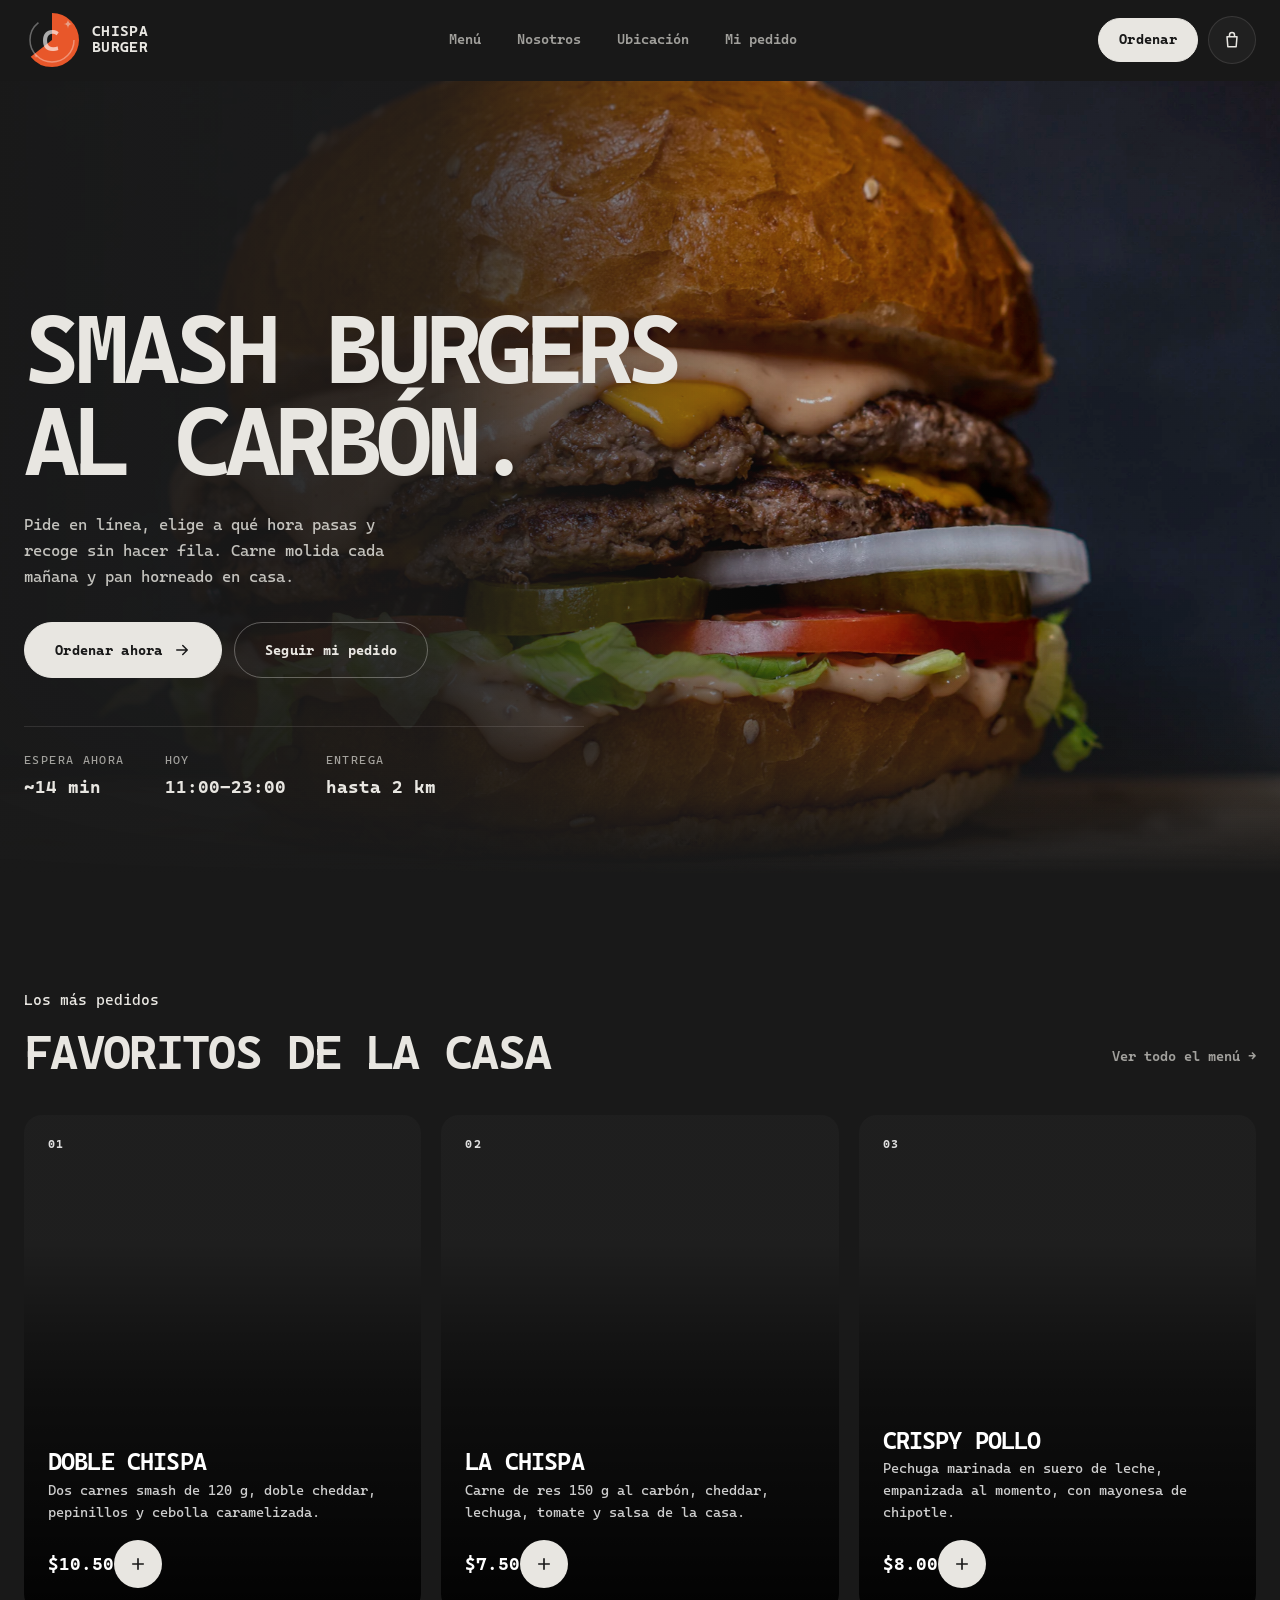
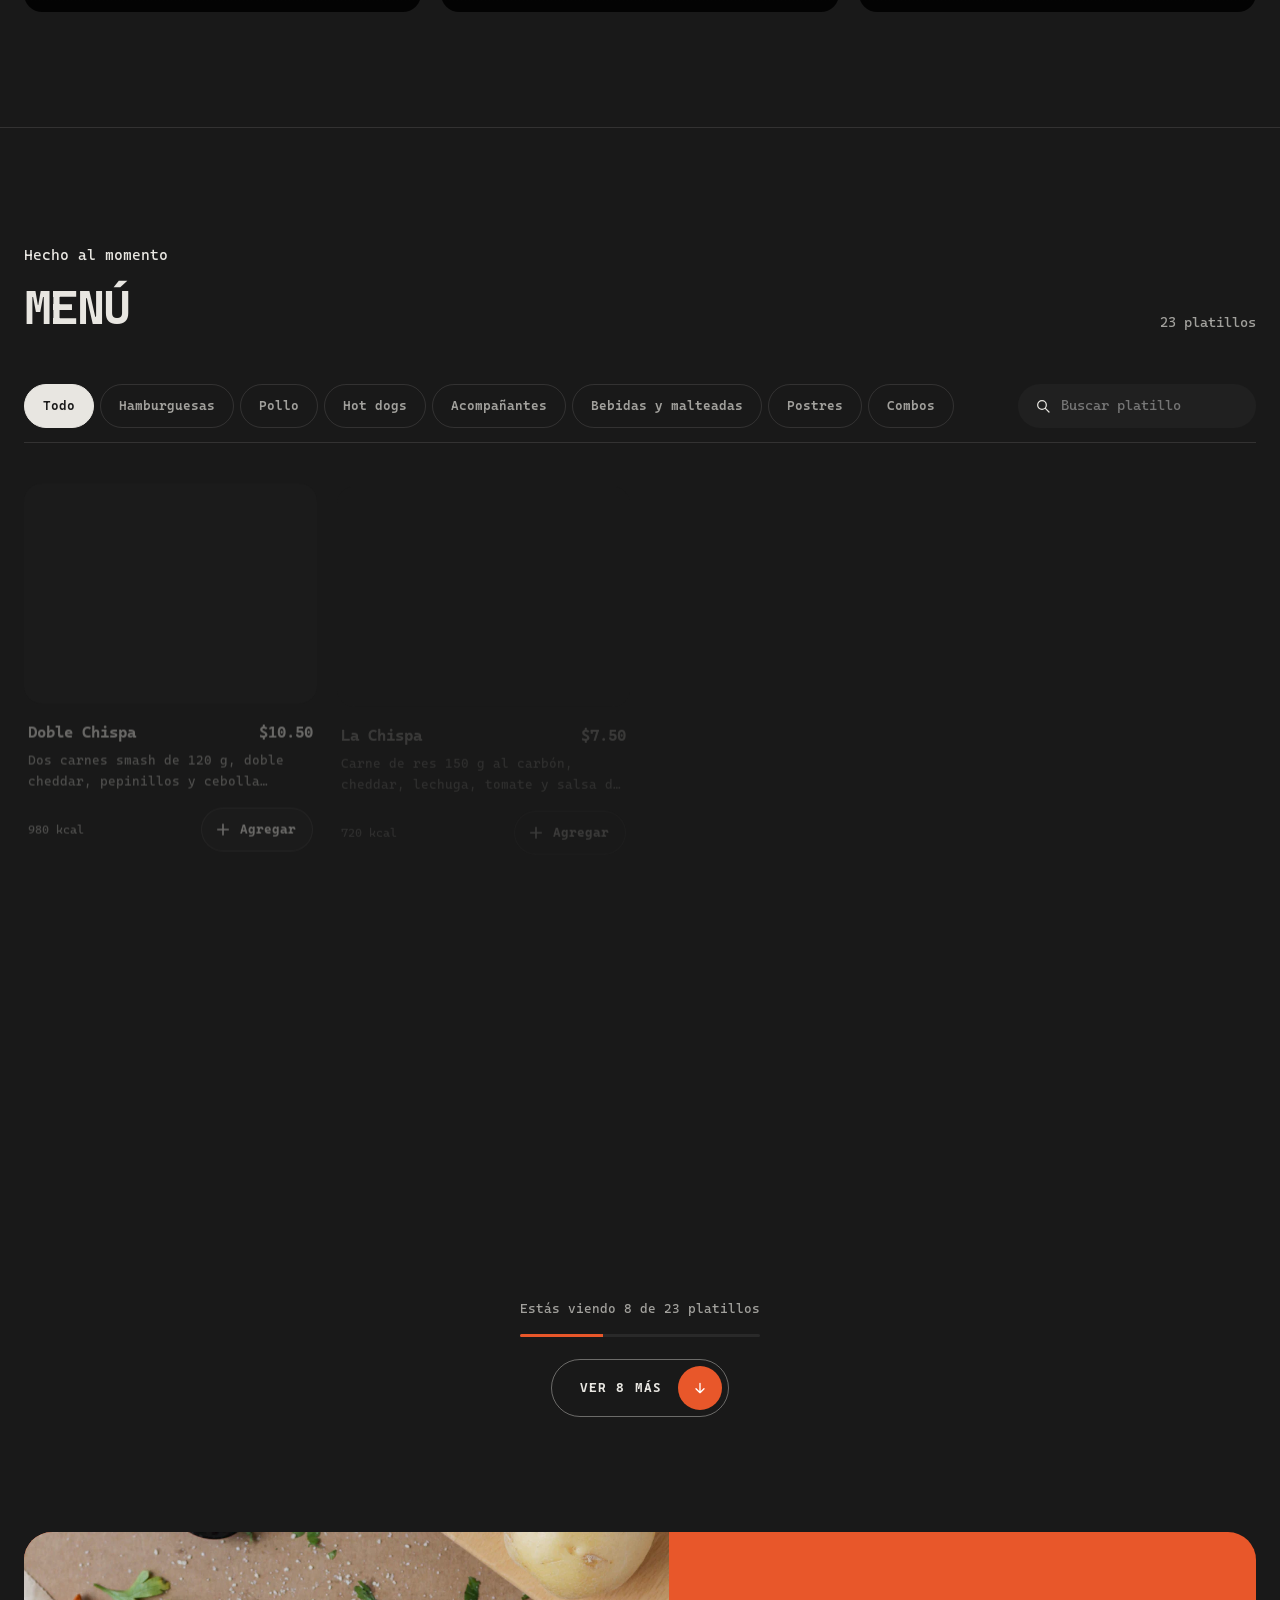
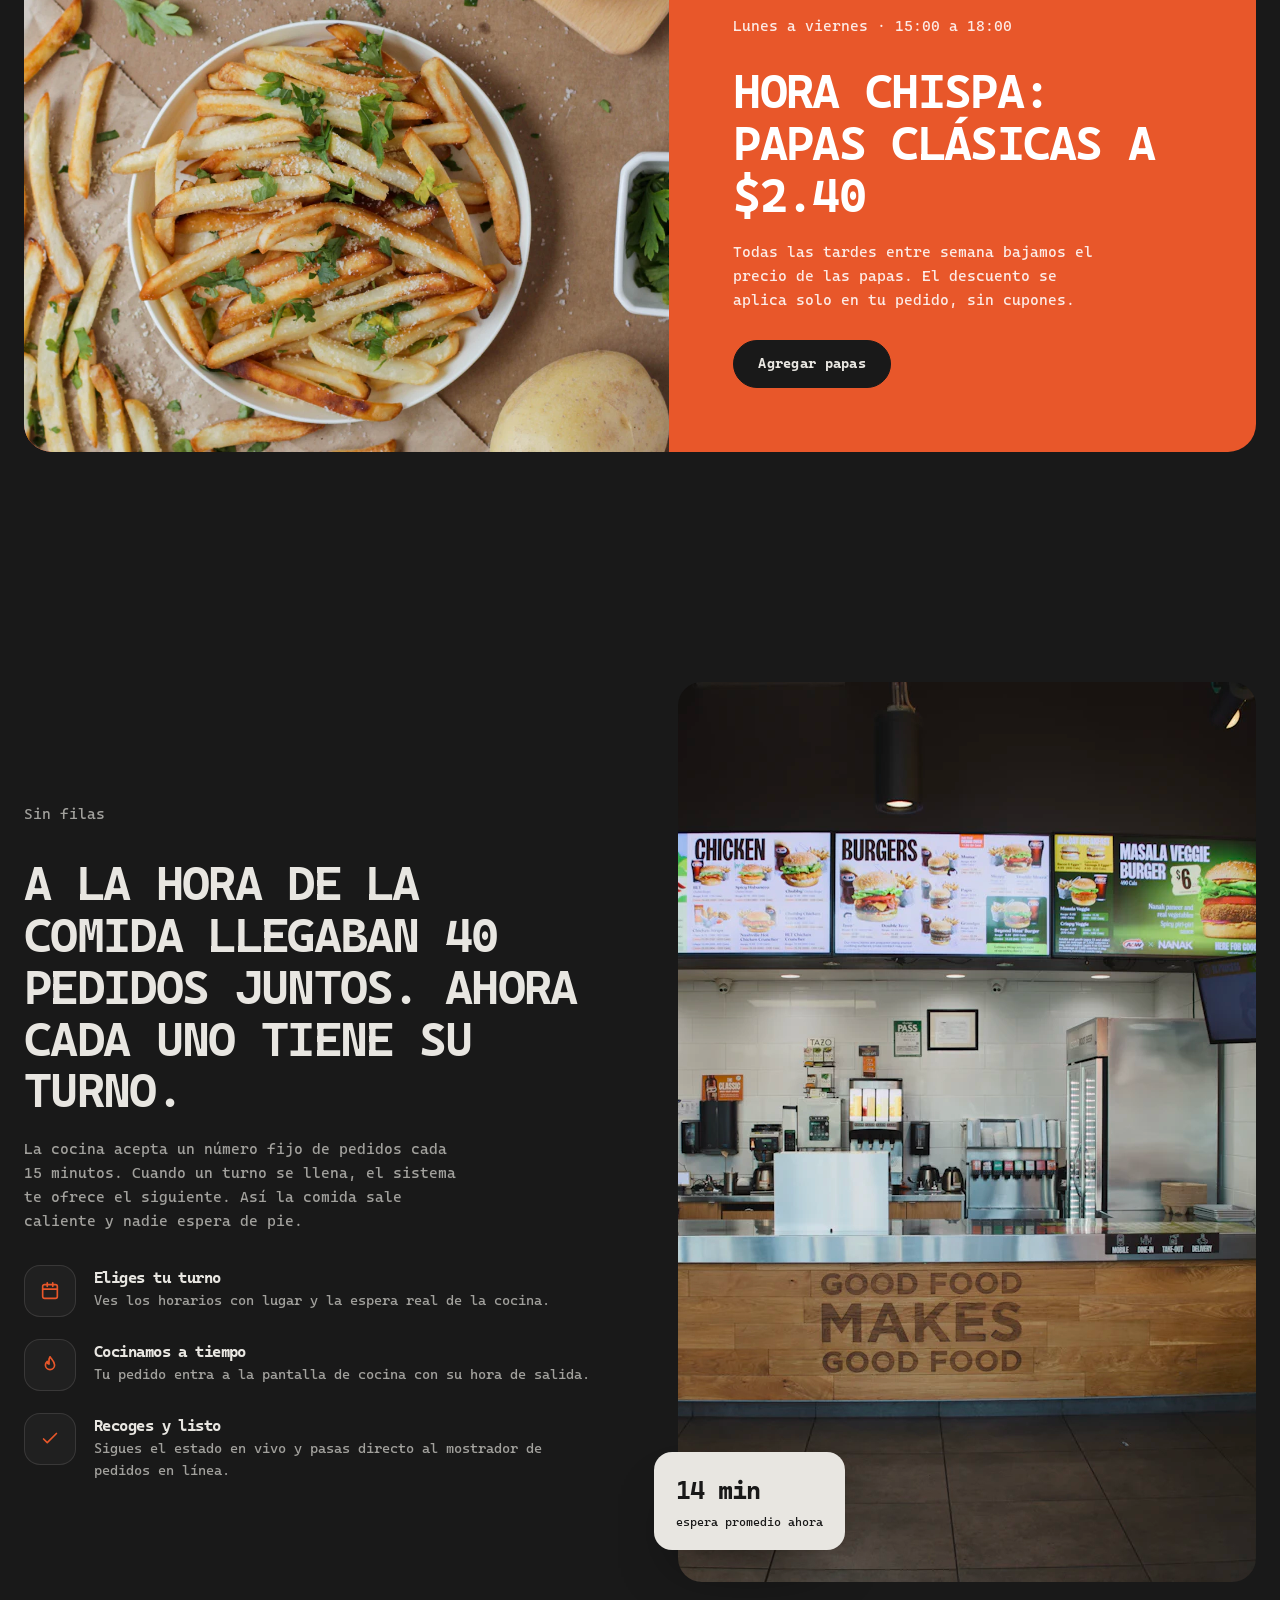
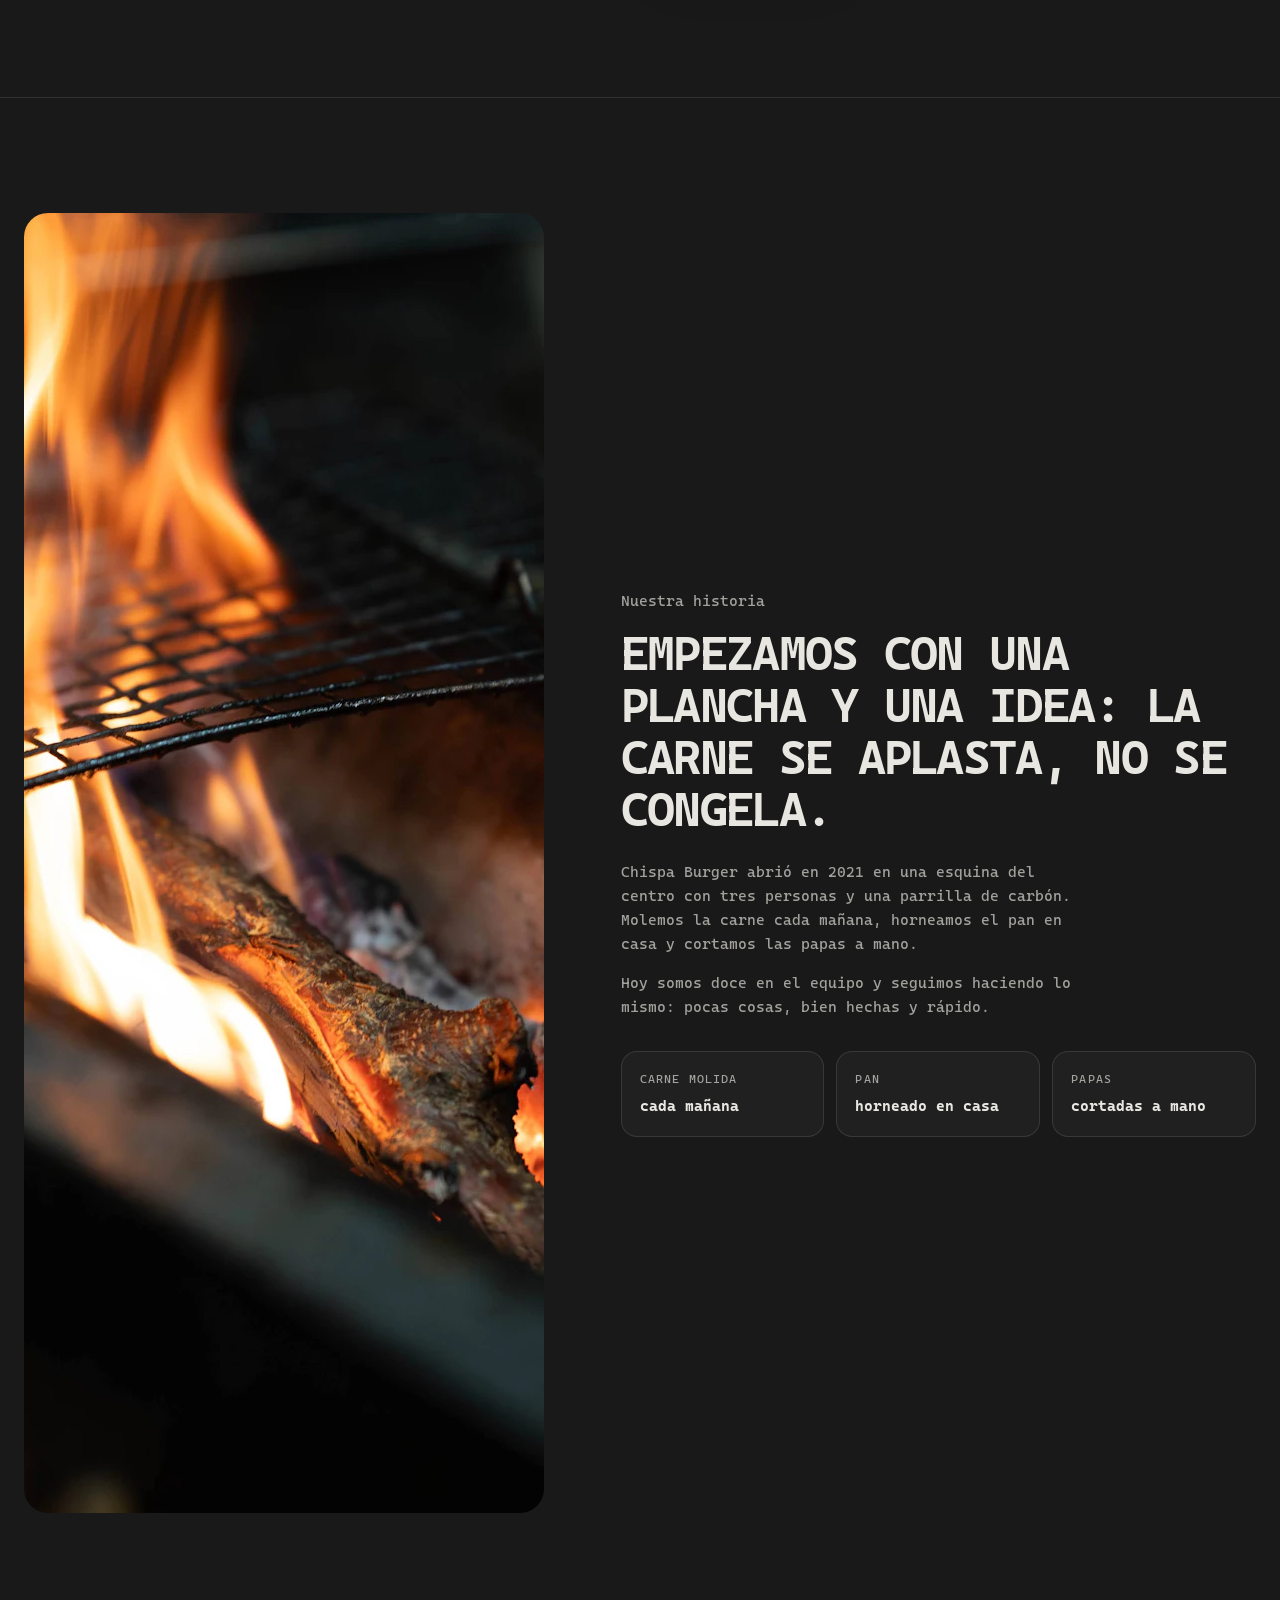
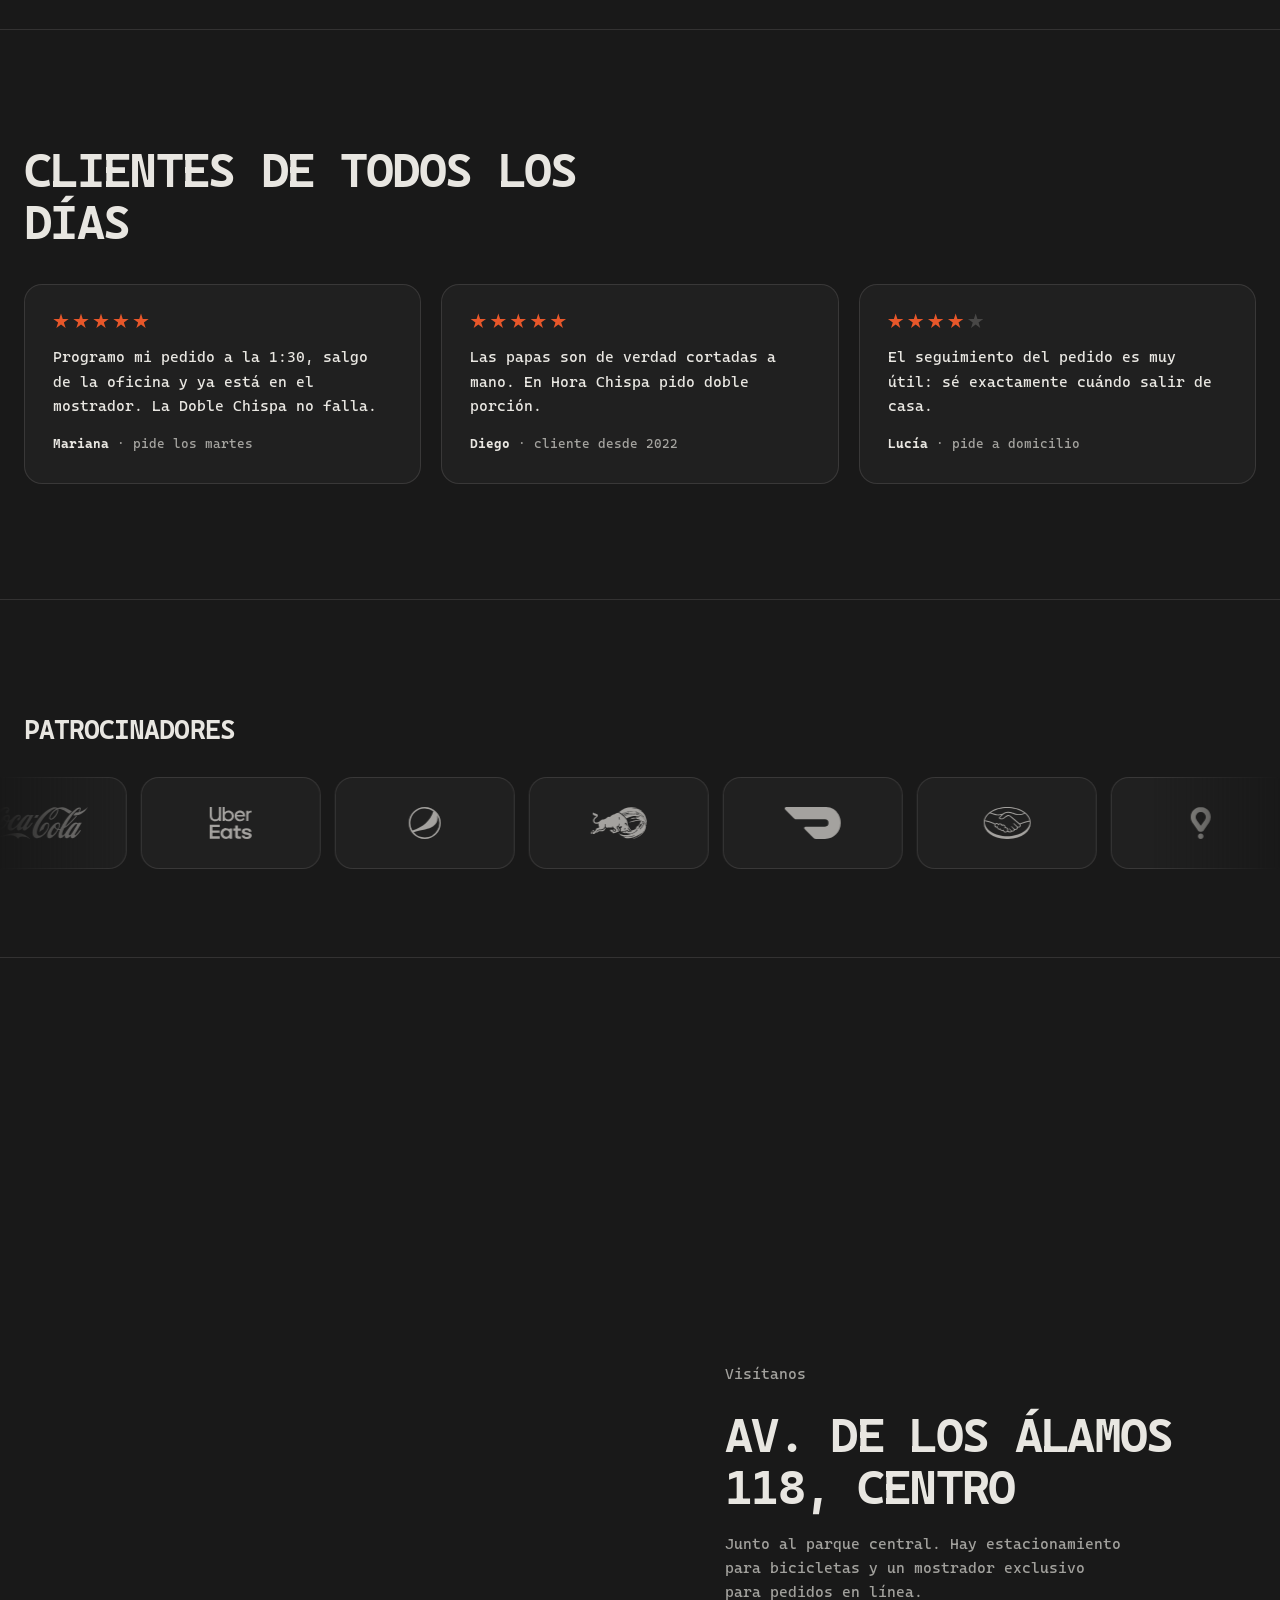
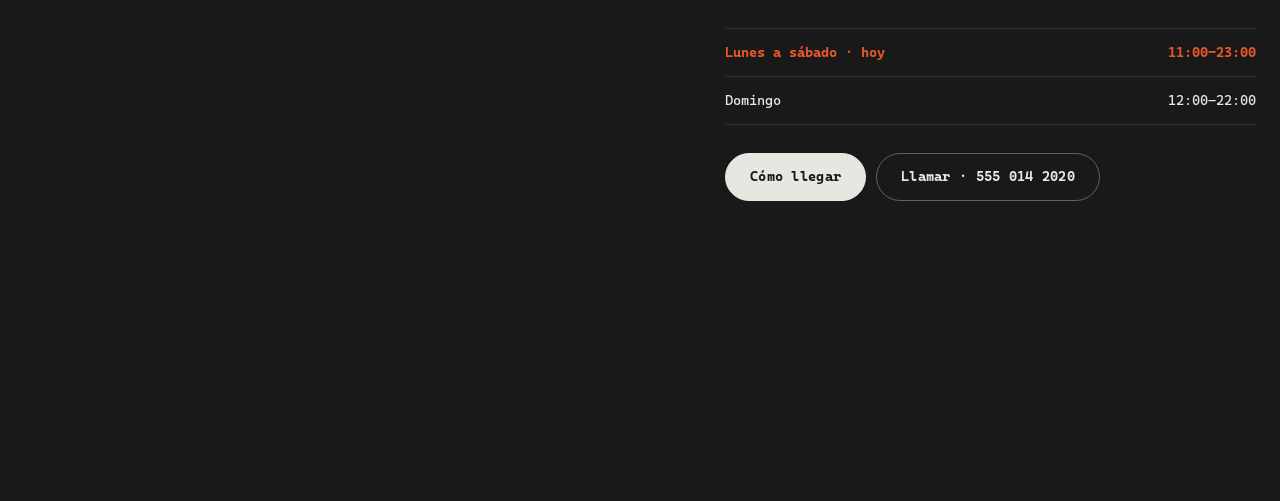
<file: segunda pagina/index.html>
<!DOCTYPE html>
<html lang="es">
<head>
  <meta charset="UTF-8">
  <meta name="viewport" content="width=device-width, initial-scale=1.0">
  <meta http-equiv="refresh" content="0; url=public/">
  <title>Chispa Burger</title>
</head>
<body>
  <p><a href="public/">Ir a Chispa Burger</a> · <a href="admin/">Panel de administración</a></p>
</body>
</html>
</file>
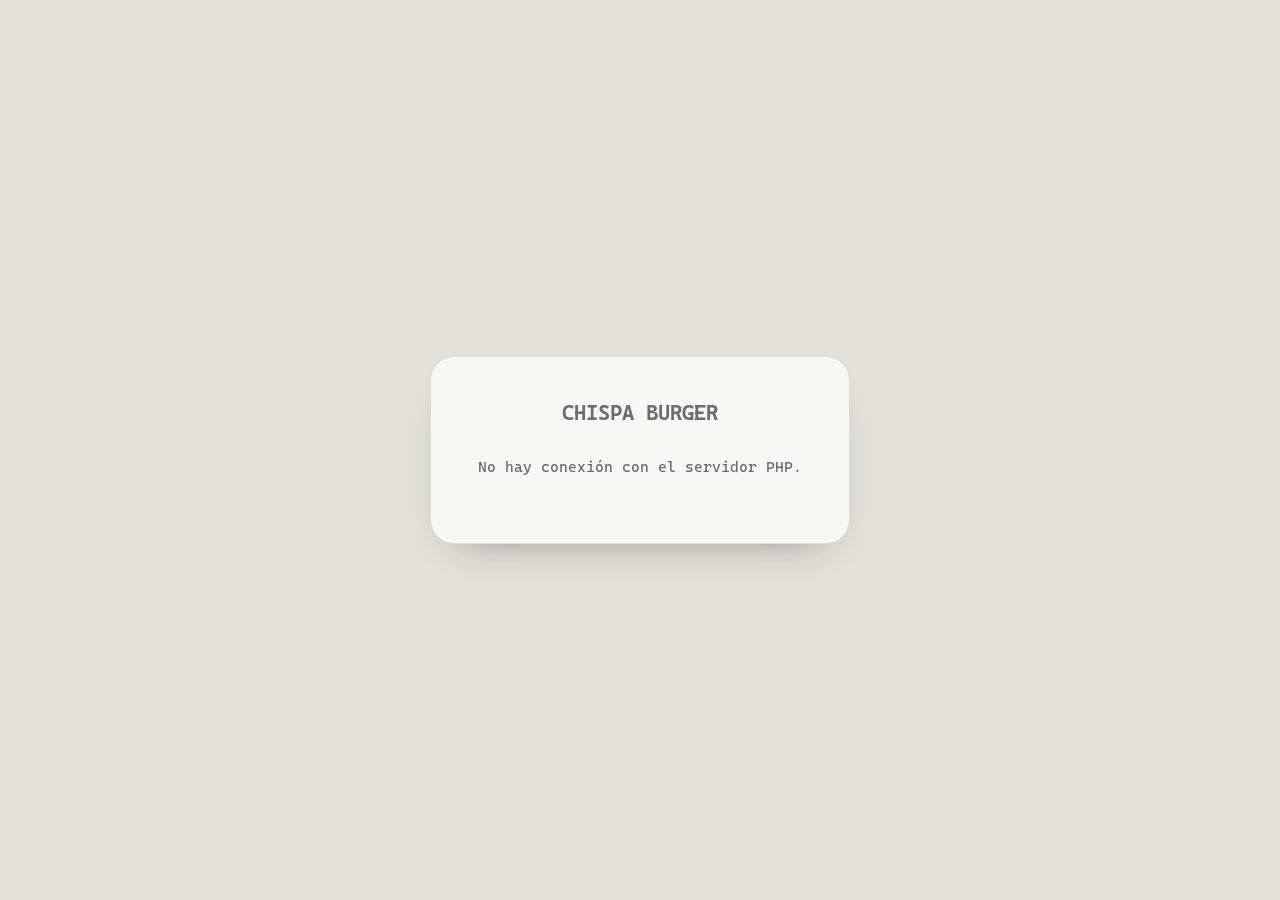
<file: segunda pagina/admin/index.html>
<!DOCTYPE html>
<html lang="es">
<head>
  <meta charset="UTF-8">
  <meta name="viewport" content="width=device-width, initial-scale=1.0">
  <meta name="robots" content="noindex, nofollow">
  <meta name="referrer" content="no-referrer">
  <title>Panel · Chispa Burger</title>
  <link rel="preconnect" href="https://fonts.googleapis.com">
  <link rel="preconnect" href="https://fonts.gstatic.com" crossorigin>
  <link href="https://fonts.googleapis.com/css2?family=Cascadia+Code:wght@300..700&display=swap" rel="stylesheet">
  <link rel="stylesheet" href="../css/estilos.css">
  <script src="../js/tema.js"></script>
</head>
<body class="pagina-admin">

  <div class="acceso" id="pantallaAcceso" hidden>
    <div class="acceso__caja">
      <p class="acceso__marca">Chispa Burger</p>
      <p id="accesoTexto">Panel del restaurante</p>
      <form id="formAcceso" novalidate>
        <div class="campo">
          <label for="usuario">Usuario</label>
          <input type="text" id="usuario" name="usuario" maxlength="30" autocomplete="username" required>
        </div>
        <div class="campo">
          <label for="clave">Contraseña</label>
          <input type="password" id="clave" name="clave" maxlength="200" autocomplete="current-password" required>
        </div>
        <div class="campo" id="campoClave2" hidden>
          <label for="clave2">Repite la contraseña</label>
          <input type="password" id="clave2" name="clave2" maxlength="200" autocomplete="new-password">
        </div>
        <p class="form__error" id="errorAcceso" role="alert"></p>
        <button class="boton boton--ancho" type="submit" id="botonAcceso">Entrar</button>
      </form>
    </div>
  </div>

  <div class="admin" id="panel" hidden>
    <aside class="lateral">
      <p class="lateral__marca">Chispa Burger<small>Panel del restaurante</small></p>
      <nav class="lateral__nav" aria-label="Secciones del panel">
        <button type="button" data-vista="resumen" class="activo">Resumen</button>
        <button type="button" data-vista="cocina">Cocina <span class="contador" id="cCocina" hidden></span></button>
        <button type="button" data-vista="pedidos">Pedidos</button>
        <button type="button" data-vista="menu">Menú</button>
        <button type="button" data-vista="inventario">Inventario <span class="contador" id="cInventario" hidden></span></button>
        <button type="button" data-vista="patrocinadores">Patrocinadores</button>
        <button type="button" data-vista="automatizaciones">Automatizaciones</button>
      </nav>
      <div class="lateral__pie">
        <button type="button" class="cambiar-tema" id="cambiarTema" aria-pressed="false">
          <svg class="icono-luna" viewBox="0 0 24 24" aria-hidden="true"><path d="M20 14.5A8 8 0 0 1 9.5 4a8 8 0 1 0 10.5 10.5z"/></svg>
          <svg class="icono-sol" viewBox="0 0 24 24" aria-hidden="true"><circle cx="12" cy="12" r="4"/><path d="M12 2v2M12 20v2M4.9 4.9l1.4 1.4M17.7 17.7l1.4 1.4M2 12h2M20 12h2M4.9 19.1l1.4-1.4M17.7 6.3l1.4-1.4"/></svg>
          <span id="cambiarTemaTexto">Modo oscuro</span>
        </button>
        <a href="../public/" target="_blank" rel="noopener">Ver la página ↗</a>
        <button type="button" id="salir">Cerrar sesión</button>
      </div>
    </aside>

    <main class="escritorio">

      <section class="vista" id="vista-resumen" aria-labelledby="tResumen">
        <div class="escritorio__cab">
          <h1 id="tResumen">Resumen de hoy</h1>
          <span class="etiqueta" id="fechaHoy"></span>
        </div>
        <p class="nota-demo" id="notaDemo" hidden>Estás viendo pedidos de ejemplo. Bórralos en «Automatizaciones» cuando empieces a vender.</p>
        <div class="kpis" id="kpis"></div>
        <div class="paneles">
          <div class="panel">
            <div class="panel__cab"><h2>Pedidos por hora</h2><small id="totalSerie"></small></div>
            <canvas class="grafico" id="grafico" width="720" height="240" role="img" aria-label="Gráfico de pedidos por hora de hoy"></canvas>
          </div>
          <div class="panel">
            <h2>Más pedidos · 7 días</h2>
            <ol class="top" id="top"></ol>
          </div>
          <div class="panel panel--ancho">
            <div class="panel__cab"><h2>Alertas automáticas</h2><small id="nAlertas"></small></div>
            <ul class="alertas" id="alertas"></ul>
          </div>
        </div>
      </section>

      <section class="vista" id="vista-cocina" aria-labelledby="tCocina" hidden>
        <div class="escritorio__cab">
          <h1 id="tCocina">Pantalla de cocina</h1>
          <span class="etiqueta" id="cocinaActualizado"></span>
        </div>
        <div class="cocina">
          <div class="columna"><div class="columna__cab">Recibidos <span id="nRecibido">0</span></div><div id="colRecibido"></div></div>
          <div class="columna"><div class="columna__cab">En la plancha <span id="nPreparando">0</span></div><div id="colPreparando"></div></div>
          <div class="columna"><div class="columna__cab">Listos <span id="nListo">0</span></div><div id="colListo"></div></div>
        </div>
      </section>

      <section class="vista" id="vista-pedidos" aria-labelledby="tPedidos" hidden>
        <div class="escritorio__cab">
          <h1 id="tPedidos">Pedidos</h1>
          <button class="boton boton--contorno" type="button" id="exportarPedidos">Exportar CSV</button>
        </div>
        <div class="filtros-admin" id="filtroPedidos" role="group" aria-label="Filtrar por estado"></div>
        <div class="tabla-envoltura">
          <table class="tabla">
            <thead><tr><th>Pedido</th><th>Cliente</th><th>Platillos</th><th class="num">Total</th><th>Entrega</th><th>Estado</th></tr></thead>
            <tbody id="tablaPedidos"></tbody>
          </table>
        </div>
      </section>

      <section class="vista" id="vista-menu" aria-labelledby="tMenu" hidden>
        <div class="escritorio__cab">
          <h1 id="tMenu">Menú</h1>
          <button class="boton" type="button" id="nuevoPlato">Nuevo platillo</button>
        </div>
        <div class="filtros-admin">
          <label class="buscador">
            <span class="visualmente-oculto">Buscar platillo</span>
            <svg viewBox="0 0 24 24" aria-hidden="true"><circle cx="10.5" cy="10.5" r="6.5"/><path d="M15.5 15.5 21 21"/></svg>
            <input type="search" id="buscarPlato" placeholder="Buscar" maxlength="40">
          </label>
        </div>
        <div class="tabla-envoltura">
          <table class="tabla">
            <thead><tr><th>Platillo</th><th>Precio</th><th>Receta</th><th>Estado</th><th><span class="visualmente-oculto">Acciones</span></th></tr></thead>
            <tbody id="tablaPlatos"></tbody>
          </table>
        </div>
      </section>

      <section class="vista" id="vista-inventario" aria-labelledby="tInventario" hidden>
        <div class="escritorio__cab">
          <h1 id="tInventario">Inventario</h1>
        </div>
        <p class="texto-suave">Cada pedido descuenta sus ingredientes. Si uno llega a 0, los platillos que lo usan se marcan agotados en la página; al reponerlo vuelven solos a la venta.</p>
        <div class="tabla-envoltura">
          <table class="tabla">
            <thead><tr><th>Ingrediente</th><th>Existencia</th><th>Aviso en</th><th>Consumo</th><th>Pedir</th><th>Lo usan</th><th><span class="visualmente-oculto">Acciones</span></th></tr></thead>
            <tbody id="tablaInventario"></tbody>
          </table>
        </div>
        <br>
        <form class="panel formulario" id="formIngrediente" novalidate>
          <h2>Agregar ingrediente</h2>
          <div class="campo-triple">
            <div class="campo"><label for="iNombre">Nombre</label><input type="text" id="iNombre" name="nombre" maxlength="40" required></div>
            <div class="campo"><label for="iUnidad">Unidad</label><input type="text" id="iUnidad" name="unidad" maxlength="16" placeholder="piezas"></div>
            <div class="campo"><label for="iStock">Existencia</label><input type="number" id="iStock" name="stock" min="0" max="99999" value="0"></div>
          </div>
          <p class="form__error" id="errorIngrediente" role="alert"></p>
          <button class="boton" type="submit">Agregar ingrediente</button>
        </form>
      </section>

      <section class="vista" id="vista-patrocinadores" aria-labelledby="tPatrocinadores" hidden>
        <div class="escritorio__cab">
          <h1 id="tPatrocinadores">Patrocinadores</h1>
        </div>
        <div class="paneles">
          <form class="panel formulario" id="formPatrocinador" novalidate>
            <h2>Agregar marca</h2>
            <div class="campo"><label for="mSimbolo">Marca</label><select id="mSimbolo" name="simbolo"></select></div>
            <div class="campo"><label for="mUrl">Enlace <small>(opcional)</small></label><input type="url" id="mUrl" name="url" maxlength="200" placeholder="https://"></div>
            <div class="campo"><span>Vista previa</span><div class="vista-logo" id="mVista"></div></div>
            <p class="form__error" id="errorPatrocinador" role="alert"></p>
            <button class="boton" type="submit">Agregar al carrusel</button>
          </form>
          <div class="panel">
            <div class="panel__cab"><h2>En la página</h2><small id="nPatrocinadores"></small></div>
            <div class="tabla-envoltura">
              <table class="tabla">
                <thead><tr><th>Marca</th><th>Estado</th><th><span class="visualmente-oculto">Acciones</span></th></tr></thead>
                <tbody id="tablaPatrocinadores"></tbody>
              </table>
            </div>
          </div>
        </div>
      </section>

      <section class="vista" id="vista-automatizaciones" aria-labelledby="tAuto" hidden>
        <div class="escritorio__cab">
          <h1 id="tAuto">Automatizaciones</h1>
        </div>
        <form class="reglas" id="formConfig" novalidate>
          <div class="regla"><div><h3>Pedidos por turno</h3><p>Máximo de pedidos por turno de 15 minutos. Los turnos llenos se bloquean y los pedidos «lo antes posible» pasan solos al siguiente turno libre.</p></div><input type="number" name="capacidad_franja" min="1" max="100" aria-label="Pedidos por turno"></div>
          <div class="regla"><div><h3>Tiempo base de preparación</h3><p>Minutos que tarda un pedido con la cocina vacía.</p></div><input type="number" name="prep_base" min="1" max="90" aria-label="Minutos base"></div>
          <div class="regla"><div><h3>Minutos extra por pedido en cola</h3><p>La espera que ve el cliente suma estos minutos por cada ronda de pedidos pendientes.</p></div><input type="number" name="min_por_pedido" min="0" max="30" aria-label="Minutos por pedido"></div>
          <div class="regla"><div><h3>Cocineros en turno</h3><p>Pedidos que la cocina prepara al mismo tiempo.</p></div><input type="number" name="cocineros" min="1" max="20" aria-label="Cocineros"></div>
          <div class="regla"><div><h3>Tiempo de entrega a domicilio</h3><p>Minutos que se suman a la hora estimada en pedidos a domicilio.</p></div><input type="number" name="tiempo_entrega" min="0" max="120" aria-label="Minutos de entrega"></div>
          <div class="regla"><div><h3>Costo de envío</h3><p>Se cobra en pedidos a domicilio por debajo del monto de envío gratis.</p></div><input type="number" name="costo_envio" min="0" max="100" step="0.5" aria-label="Costo de envío"></div>
          <div class="regla"><div><h3>Envío gratis desde</h3><p>El carrito le muestra al cliente cuánto le falta para no pagar envío.</p></div><input type="number" name="envio_gratis_desde" min="0" max="1000" aria-label="Envío gratis desde"></div>
          <div class="regla"><div><h3>Pedido mínimo a domicilio</h3><p>Por debajo de este monto solo se permite recoger en tienda.</p></div><input type="number" name="minimo_domicilio" min="0" max="1000" aria-label="Pedido mínimo"></div>
          <div class="regla"><div><h3>Aviso de ingrediente bajo</h3><p>Existencia a partir de la cual un ingrediente nuevo aparece en las alertas.</p></div><input type="number" name="umbral_ingrediente" min="0" max="1000" aria-label="Umbral de ingrediente"></div>
          <div class="regla"><div><h3>Etiqueta «Nuevo»</h3><p>Días que un platillo recién creado lleva la etiqueta en la página.</p></div><input type="number" name="dias_nuevo" min="0" max="120" aria-label="Días de etiqueta Nuevo"></div>
          <div class="panel">
            <h2>Horario de la cocina</h2>
            <p class="texto-suave">Se muestra en la página y controla los turnos. Fuera de horario solo se aceptan pedidos programados.</p>
            <div class="horario-dias" id="horario"></div>
          </div>
          <p class="form__error" id="errorConfig" role="alert"></p>
          <button class="boton" type="submit">Guardar cambios</button>
        </form>
        <br>
        <div class="panel">
          <h2>Siempre activas</h2>
          <ul class="lista-simple">
            <li>La espera que ve el cliente se calcula en vivo con los pedidos que hay en cocina.</li>
            <li>Cada pedido descuenta sus ingredientes; si uno se acaba, los platillos que lo usan se marcan agotados.</li>
            <li>Cancelar un pedido devuelve sus ingredientes al inventario.</li>
            <li>Las promociones por horario se activan y se apagan solas.</li>
            <li>Los pedidos atrasados se marcan en rojo en la pantalla de cocina y en el resumen.</li>
            <li>El cliente sigue su pedido en vivo con su número y un código privado.</li>
          </ul>
        </div>
        <br>
        <div class="panel" id="panelDemo">
          <h2>Datos de ejemplo</h2>
          <p class="texto-suave">Borra los pedidos de ejemplo. El menú, el inventario y los patrocinadores no se tocan.</p>
          <button class="btn-mini btn-mini--peligro" type="button" id="borrarDemo">Borrar pedidos de ejemplo</button>
        </div>
      </section>

    </main>
  </div>

  <dialog class="modal editor" id="dlgEditor" aria-labelledby="editorTitulo">
    <button class="cerrar" type="button" data-cerrar aria-label="Cerrar">
      <svg viewBox="0 0 24 24" aria-hidden="true"><path d="M6 6l12 12M18 6 6 18"/></svg>
    </button>
    <form class="formulario" id="formPlato" novalidate>
      <h2 class="editor__titulo" id="editorTitulo">Nuevo platillo</h2>
      <input type="hidden" name="id">
      <div class="editor__vista">
        <img class="miniatura" id="editorMiniatura" src="../img/menu/la-chispa.webp" alt="" width="96" height="72">
        <div class="campo campo--flex">
          <label for="eFoto">Foto de la biblioteca</label>
          <select id="eFoto" name="foto"></select>
        </div>
      </div>
      <div class="campo">
        <label for="eImagen">O sube una foto propia <small>(JPG, PNG o WEBP, máx. 3 MB)</small></label>
        <input type="file" id="eImagen" name="imagen" accept="image/jpeg,image/png,image/webp">
      </div>
      <div class="campo"><label for="eNombre">Nombre</label><input type="text" id="eNombre" name="nombre" maxlength="60" required></div>
      <div class="campo-triple">
        <div class="campo"><label for="eCategoria">Categoría</label><select id="eCategoria" name="categoria"></select></div>
        <div class="campo"><label for="ePrecio">Precio</label><input type="number" id="ePrecio" name="precio" min="0.1" max="1000" step="0.1" required></div>
        <div class="campo"><label for="eKcal">Calorías</label><input type="number" id="eKcal" name="kcal" min="0" max="5000" step="10"></div>
      </div>
      <div class="campo"><label for="eDescripcion">Descripción</label><textarea id="eDescripcion" name="descripcion" maxlength="200"></textarea></div>
      <p class="separador">Receta · ingredientes por porción</p>
      <div class="receta" id="editorReceta"></div>
      <p class="separador">Promoción por horario (opcional)</p>
      <div class="campo-triple">
        <div class="campo"><label for="ePromoNombre">Nombre</label><input type="text" id="ePromoNombre" name="promo_nombre" maxlength="24" placeholder="Hora Chispa"></div>
        <div class="campo"><label for="ePromoPrecio">Precio promo</label><input type="number" id="ePromoPrecio" name="promo_precio" min="0" max="1000" step="0.1"></div>
        <div class="campo-doble">
          <div class="campo"><label for="ePromoDesde">Desde</label><input type="time" id="ePromoDesde" name="promo_desde" value="15:00"></div>
          <div class="campo"><label for="ePromoHasta">Hasta</label><input type="time" id="ePromoHasta" name="promo_hasta" value="18:00"></div>
        </div>
      </div>
      <div class="dias" id="editorDias" role="group" aria-label="Días de la promoción"></div>
      <label class="consentimiento"><input type="checkbox" name="favorito" value="1"><span>Mostrar en «Favoritos de la casa»</span></label>
      <label class="consentimiento"><input type="checkbox" name="picante" value="1"><span>Marcar como picante</span></label>
      <label class="consentimiento"><input type="checkbox" name="activo" value="1" checked><span>Visible en la página</span></label>
      <p class="form__error" id="errorPlato" role="alert"></p>
      <button class="boton boton--ancho" type="submit" id="guardarPlato">Guardar platillo</button>
      <button class="btn-mini btn-mini--peligro" type="button" id="eliminarPlato" hidden>Eliminar platillo</button>
    </form>
  </dialog>

  <div class="toast" id="toast" role="status" aria-live="polite"></div>

  <script src="../js/menu.js" defer></script>
  <script src="../js/admin.js" defer></script>
</body>
</html>
</file>
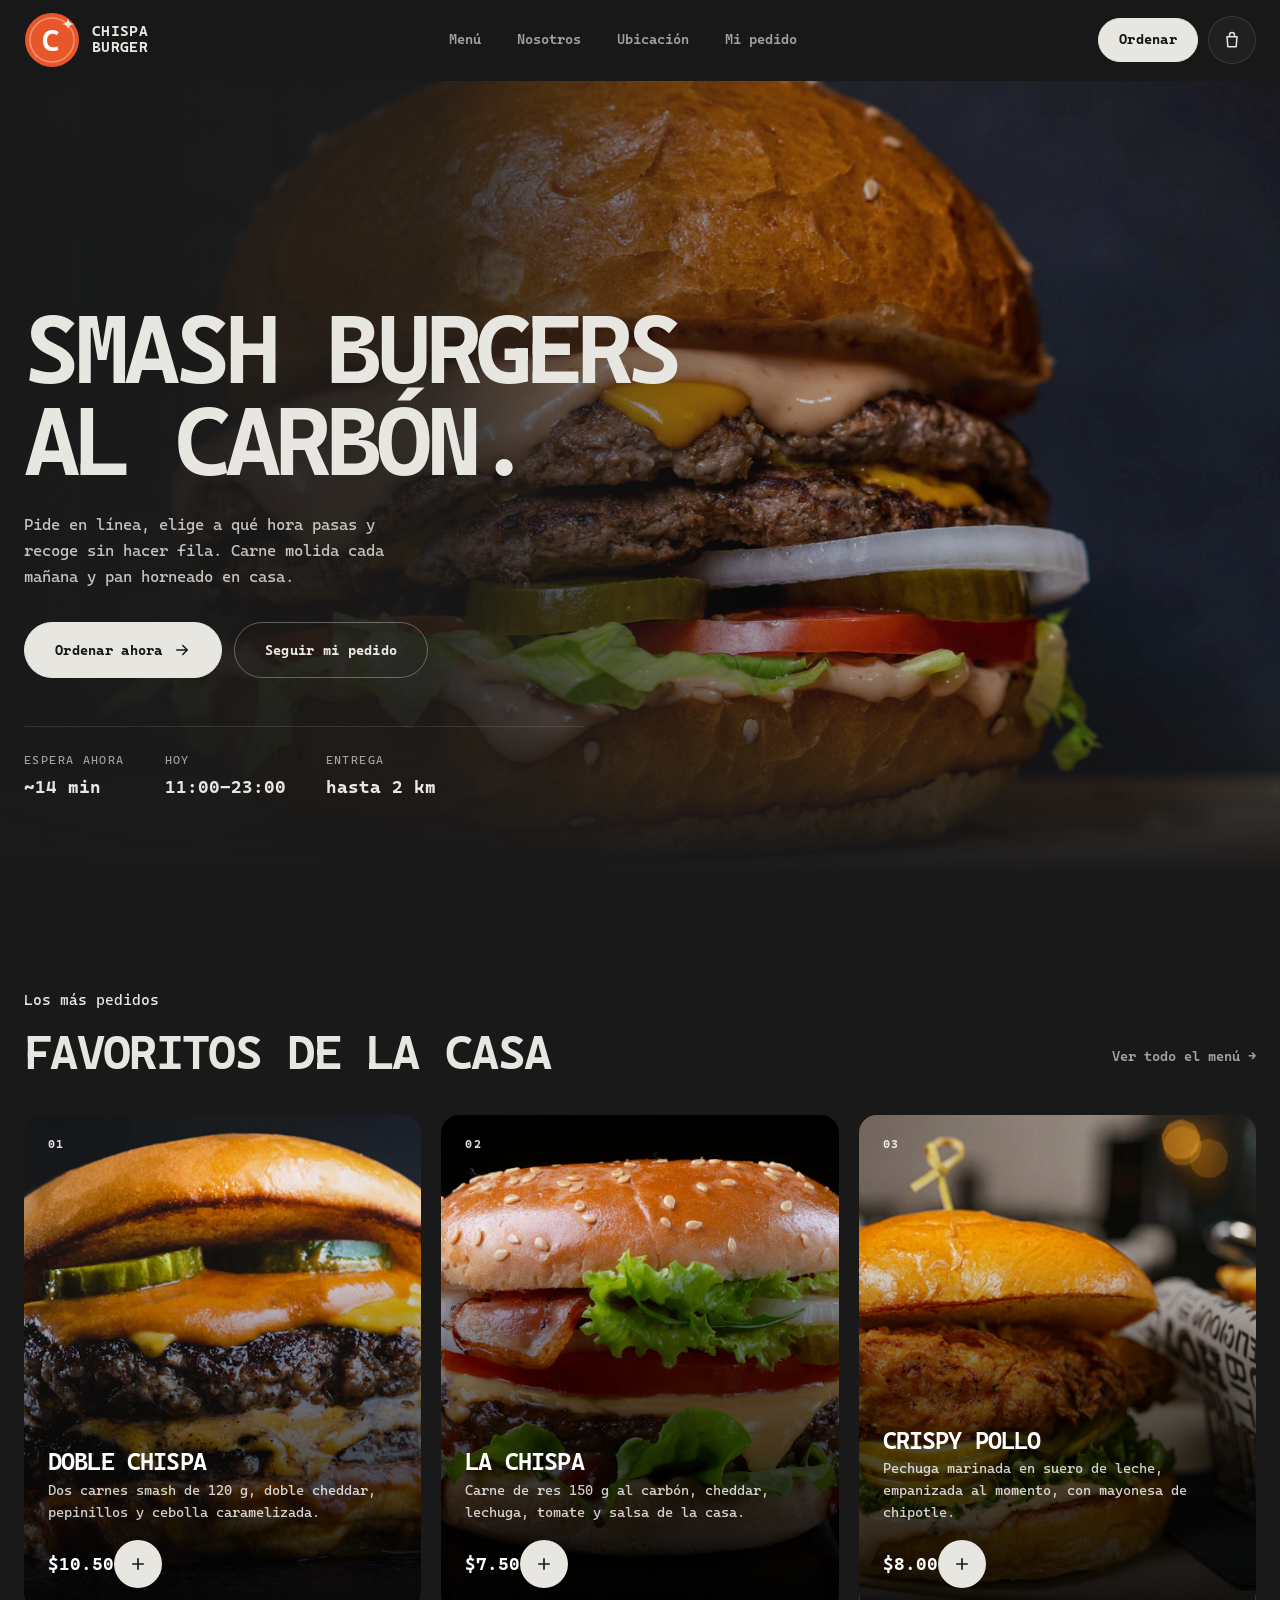
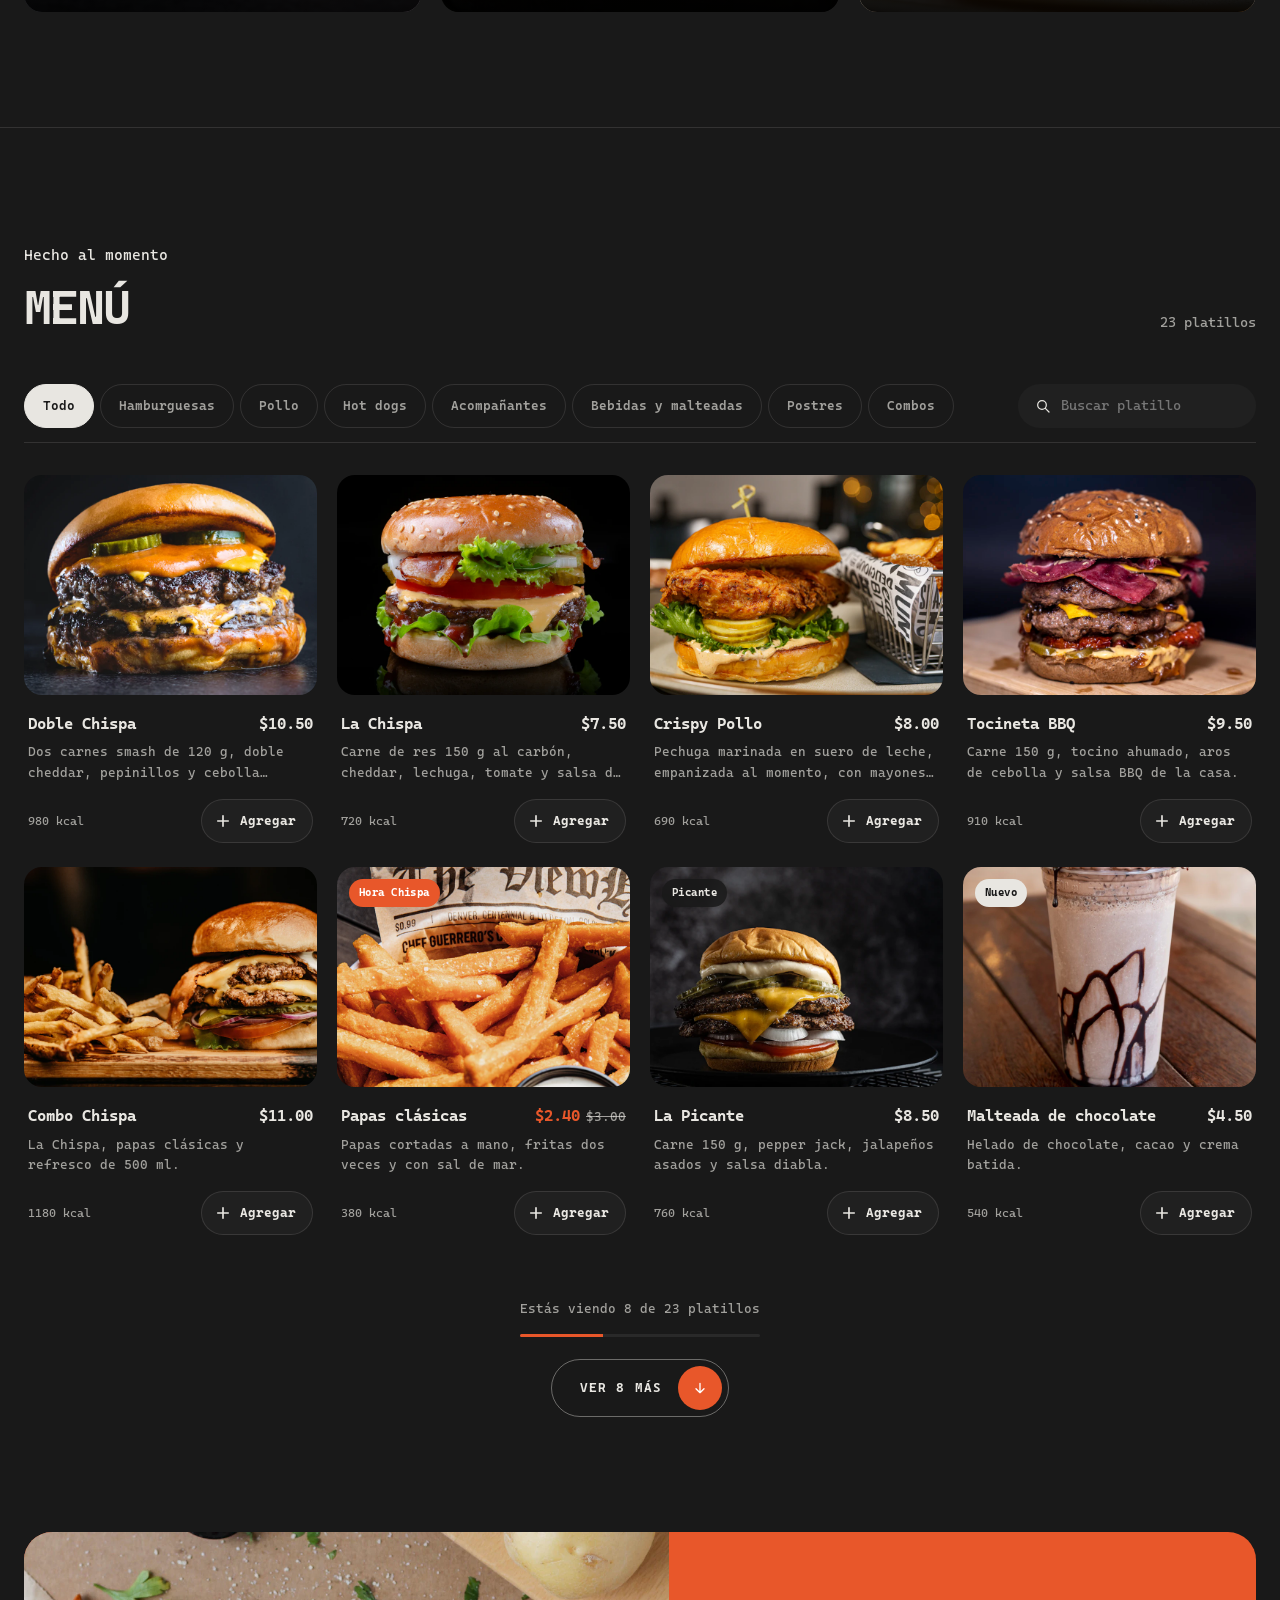
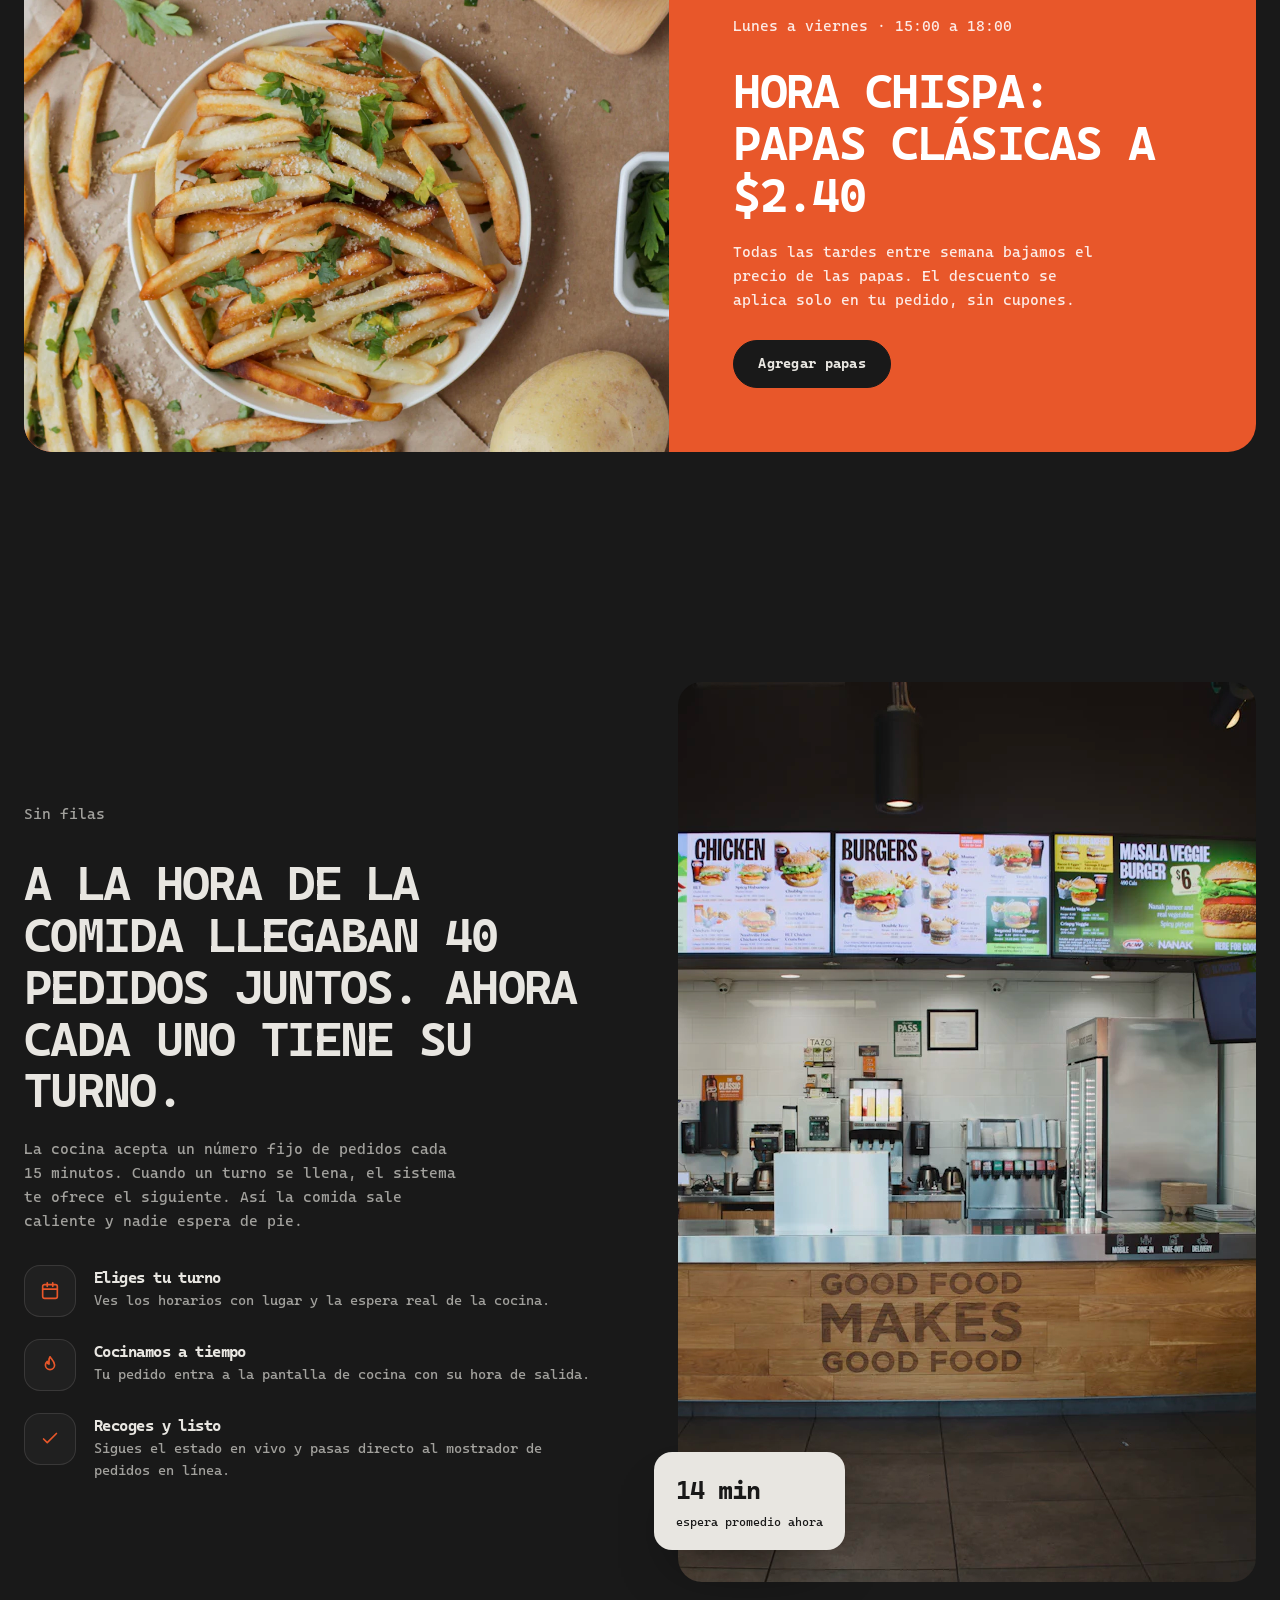
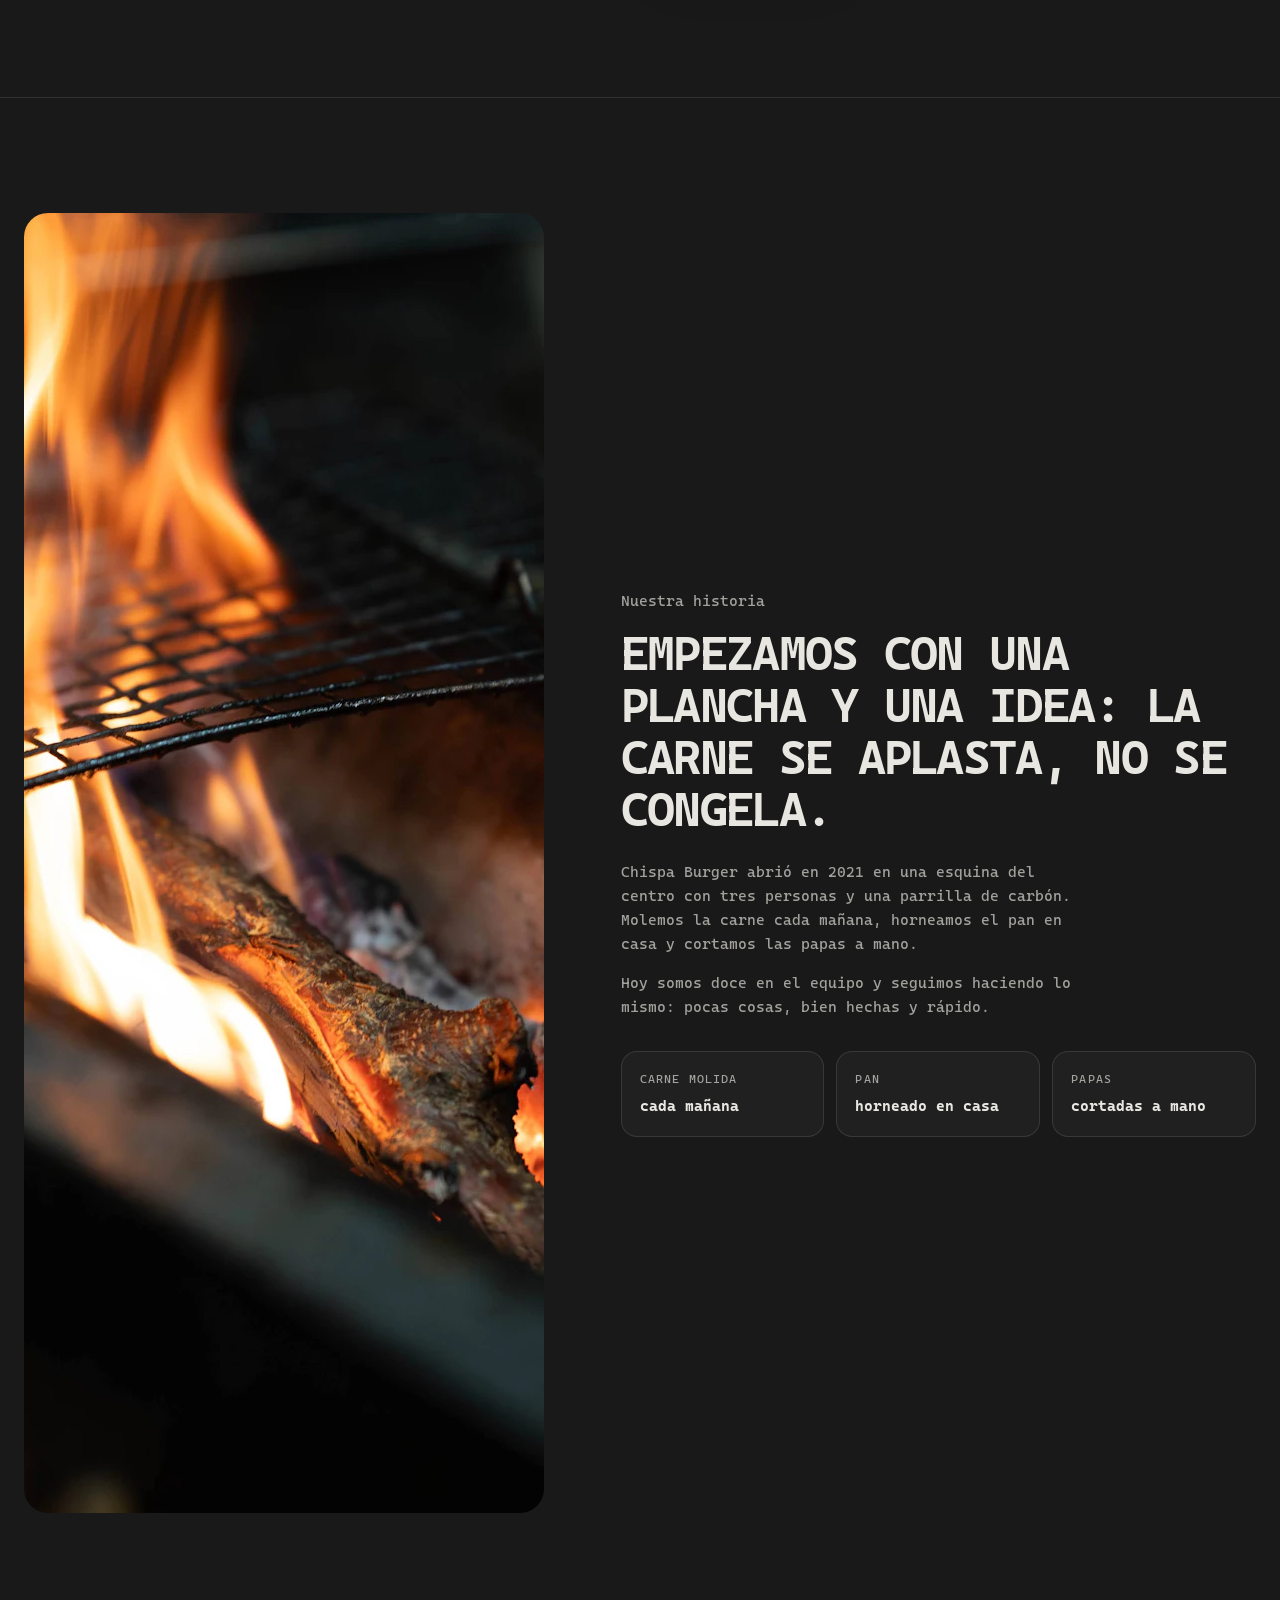
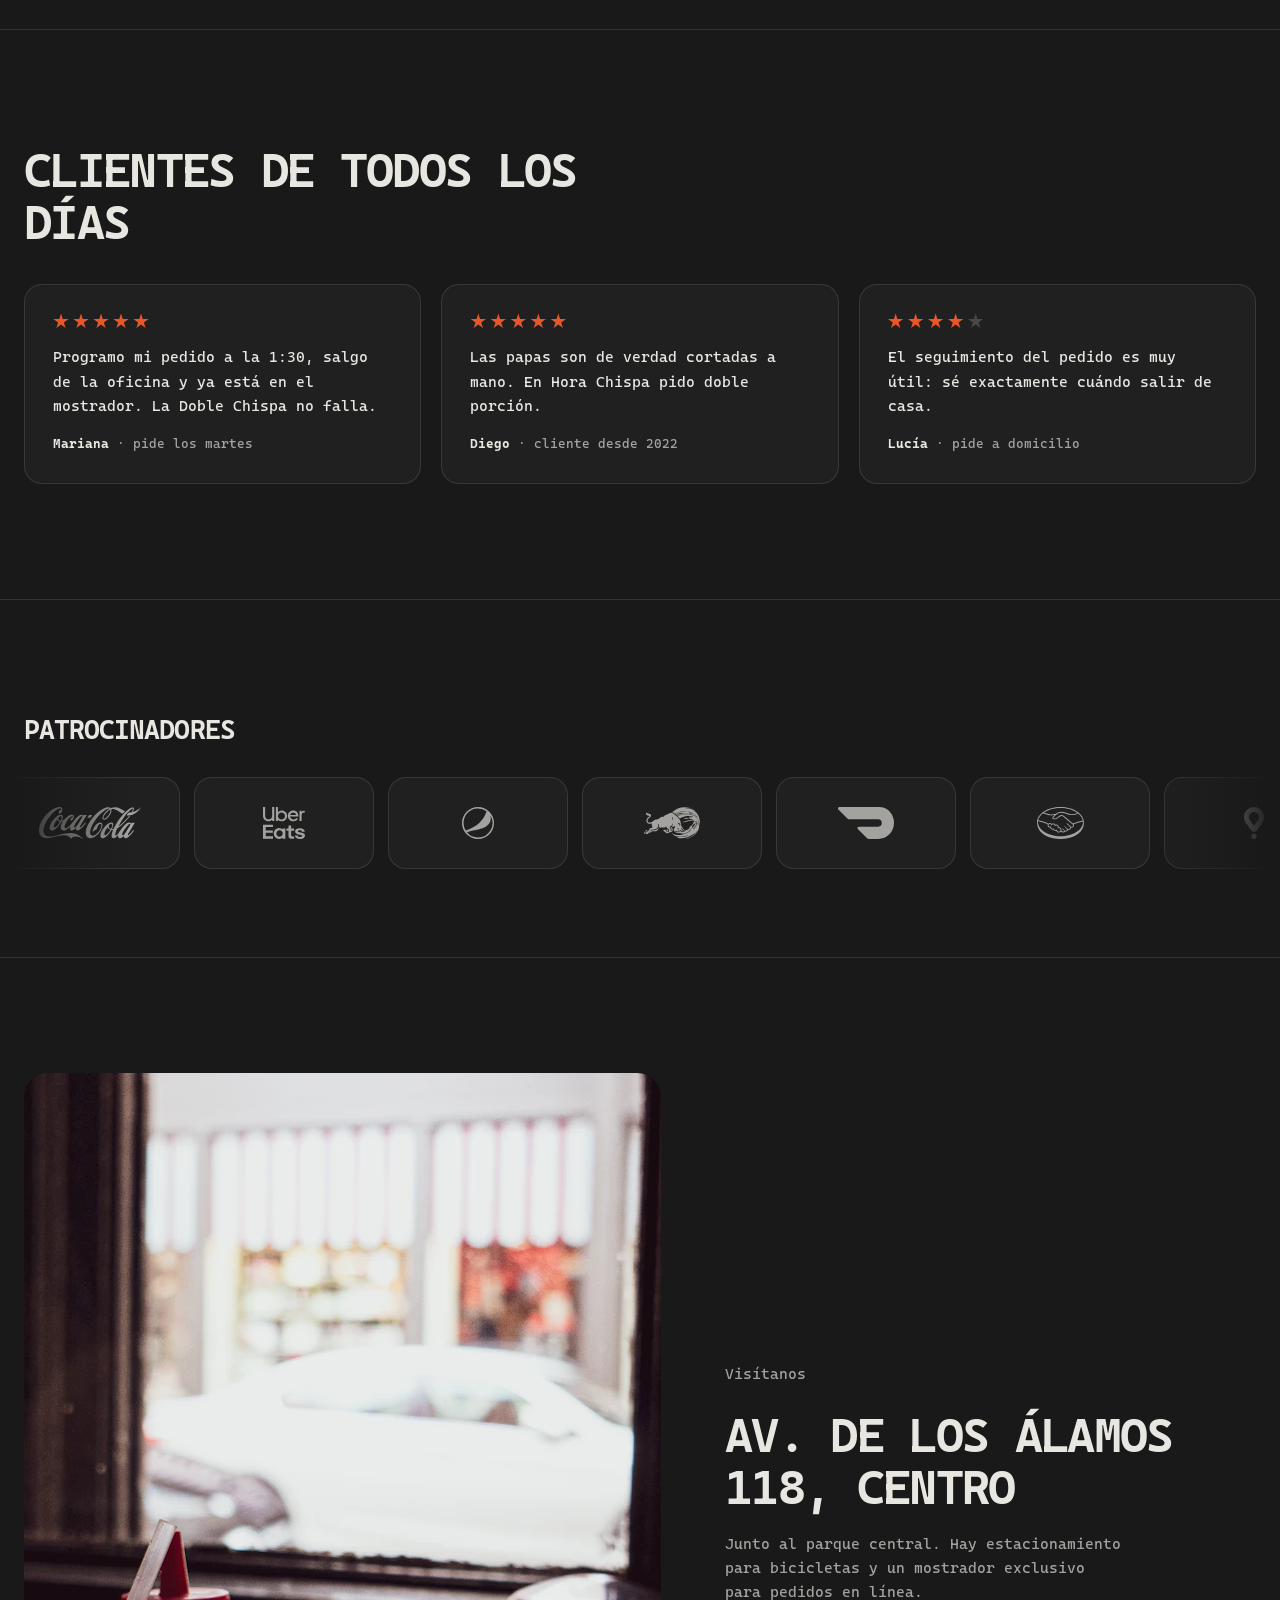
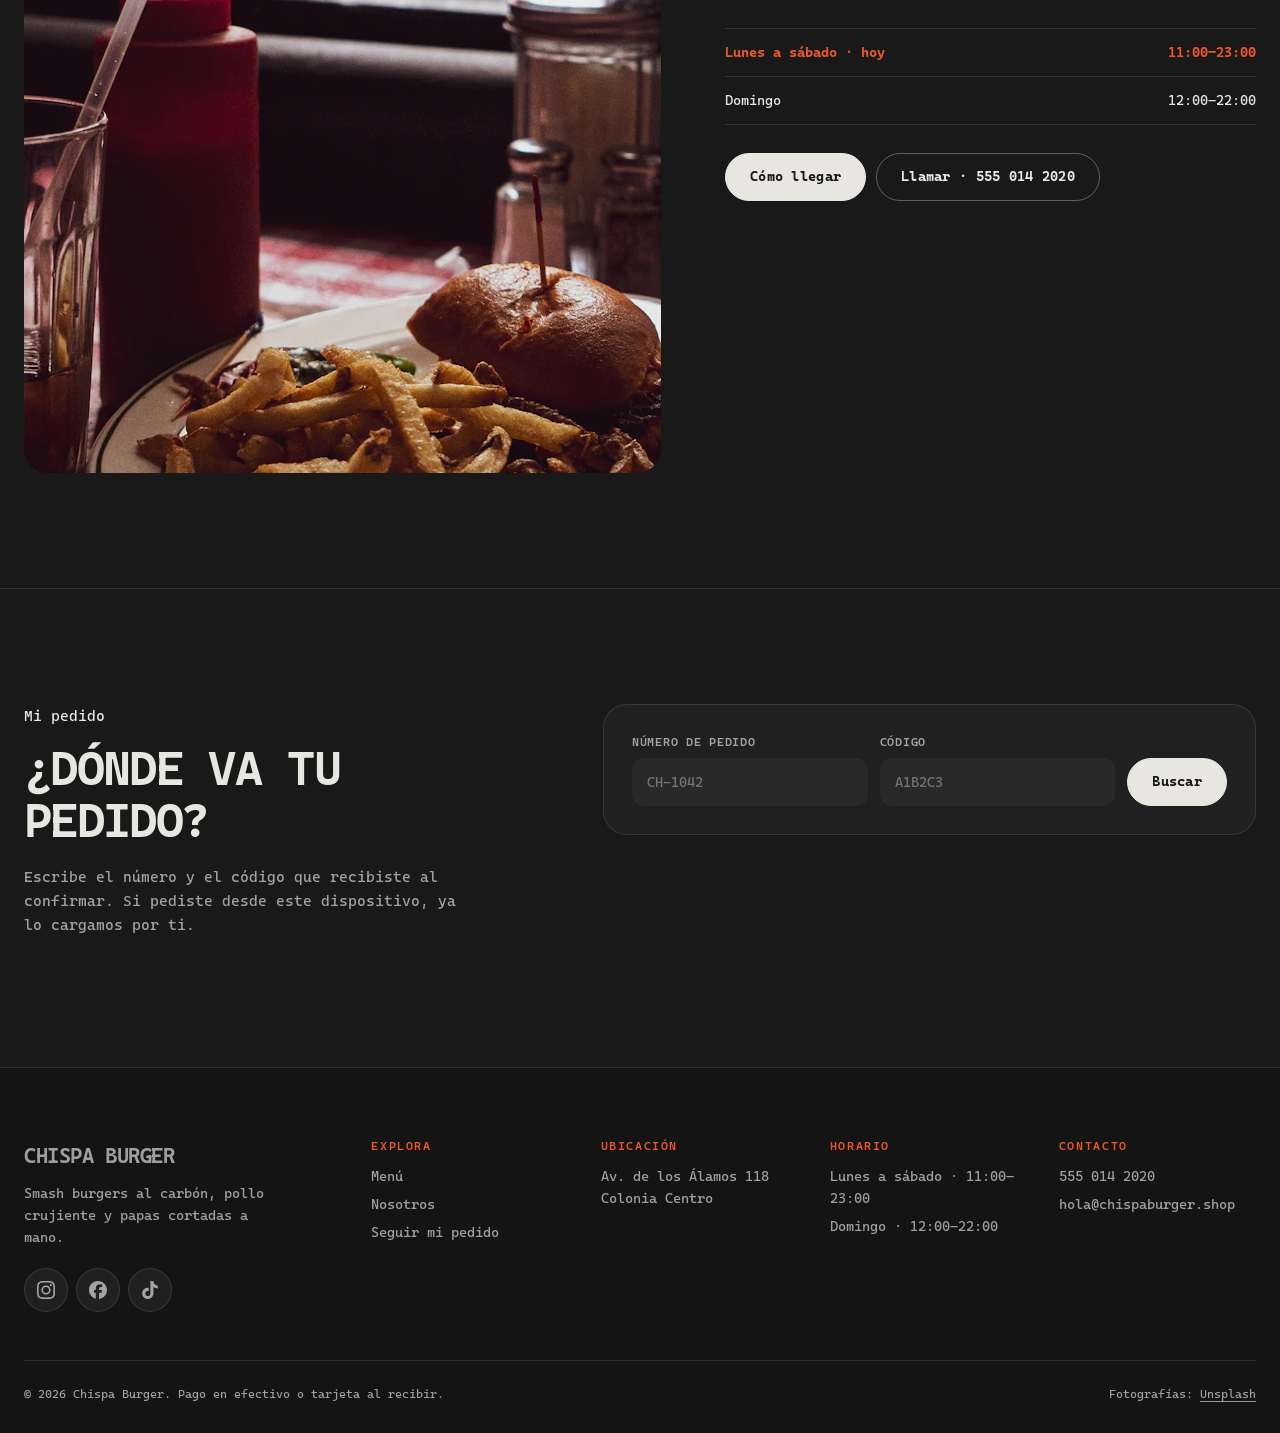
<file: segunda pagina/public/index.html>
<!DOCTYPE html>
<html lang="es">
<head>
  <meta charset="UTF-8">
  <meta name="viewport" content="width=device-width, initial-scale=1.0">
  <meta name="description" content="Chispa Burger: smash burgers al carbón, pollo crujiente y papas cortadas a mano. Ordena en línea, elige tu hora y recoge sin fila.">
  <meta name="theme-color" content="#191919">
  <meta name="referrer" content="strict-origin-when-cross-origin">
  <title>Chispa Burger · Smash burgers al carbón</title>

  <link rel="preconnect" href="https://fonts.googleapis.com">
  <link rel="preconnect" href="https://fonts.gstatic.com" crossorigin>
  <link href="https://fonts.googleapis.com/css2?family=Cascadia+Code:wght@300..700&display=swap" rel="stylesheet">
  <link rel="preload" as="image" href="../img/sitio/heroe.webp">

  <link rel="stylesheet" href="../css/estilos.css">
</head>
<body class="pagina-chispa">

  <a class="saltar" href="#contenido">Saltar al contenido</a>

  <header class="encabezado" id="encabezado">
    <nav class="barra" aria-label="Navegación principal">
      <a class="marca" href="#inicio" aria-label="Chispa Burger, inicio">
        <canvas class="logo-canvas" id="logoCanvas" width="56" height="56" role="img" aria-label="Logotipo de Chispa Burger">C</canvas>
        <span class="marca__nombre">Chispa<br>Burger</span>
      </a>

      <ul class="menu" id="menu">
        <li><a href="#carta">Menú</a></li>
        <li><a href="#nosotros">Nosotros</a></li>
        <li><a href="#ubicacion">Ubicación</a></li>
        <li><a href="#seguimiento">Mi pedido</a></li>
      </ul>

      <div class="barra__acciones">
        <a class="boton boton--chico ocultar-movil" href="#carta">Ordenar</a>
        <button class="bolsa-btn" type="button" id="abrirBolsa" aria-haspopup="dialog">
          <svg viewBox="0 0 24 24" aria-hidden="true"><path d="M6 8h12l-1 12H7L6 8z"/><path d="M9 8V6a3 3 0 0 1 6 0v2"/></svg>
          <span class="visualmente-oculto">Ver tu pedido,</span>
          <span class="bolsa-btn__num" id="bolsaNum">0</span>
          <span class="visualmente-oculto">productos</span>
        </button>
        <button class="barra__toggle" type="button" aria-expanded="false" aria-controls="menu">
          <span class="barra__toggle-linea"></span>
          <span class="barra__toggle-linea"></span>
          <span class="visualmente-oculto">Abrir menú de navegación</span>
        </button>
      </div>
    </nav>
  </header>

  <main id="contenido">

    <section class="heroe" id="inicio" aria-labelledby="tituloHeroe">
      <img class="heroe__foto" src="../img/sitio/heroe.webp" alt="" width="1920" height="1100" fetchpriority="high">
      <div class="contenedor heroe__contenido">
        <h1 id="tituloHeroe">Smash burgers<br>al carbón.</h1>
        <p class="heroe__texto">Pide en línea, elige a qué hora pasas y recoge sin hacer fila. Carne molida cada mañana y pan horneado en casa.</p>
        <div class="heroe__acciones">
          <a class="boton boton--grande" href="#carta">
            Ordenar ahora
            <svg viewBox="0 0 24 24" aria-hidden="true"><path d="M5 12h14M13 6l6 6-6 6"/></svg>
          </a>
          <a class="boton boton--grande boton--contorno" href="#seguimiento">Seguir mi pedido</a>
        </div>
        <dl class="heroe__datos">
          <div><dt>Espera ahora</dt><dd id="datoEspera">— min</dd></div>
          <div><dt>Hoy</dt><dd id="datoHorario">11:00–23:00</dd></div>
          <div><dt>Entrega</dt><dd>hasta 2 km</dd></div>
        </dl>
      </div>
    </section>

    <section class="seccion" id="favoritos" aria-labelledby="tituloFavoritos">
      <div class="contenedor">
        <div class="cabecera">
          <div>
            <p class="etiqueta">Los más pedidos</p>
            <h2 class="titulo" id="tituloFavoritos">Favoritos de la casa</h2>
          </div>
          <a class="enlace-flecha" href="#carta">Ver todo el menú</a>
        </div>
        <div class="favoritos" id="favoritosLista"></div>
      </div>
    </section>

    <section class="seccion seccion--borde" id="carta" aria-labelledby="tituloCarta">
      <div class="contenedor">
        <div class="cabecera">
          <div>
            <p class="etiqueta">Hecho al momento</p>
            <h2 class="titulo" id="tituloCarta">Menú</h2>
          </div>
          <p class="cabecera__conteo" id="conteo" aria-live="polite"></p>
        </div>

        <div class="herramientas">
          <div class="pestanas" id="pestanas" role="tablist" aria-label="Categorías del menú"></div>
          <label class="buscador">
            <span class="visualmente-oculto">Buscar en el menú</span>
            <svg viewBox="0 0 24 24" aria-hidden="true"><circle cx="10.5" cy="10.5" r="6.5"/><path d="M15.5 15.5 21 21"/></svg>
            <input type="search" id="buscar" placeholder="Buscar platillo" maxlength="40" autocomplete="off">
          </label>
        </div>

        <div class="platos" id="platos" role="tabpanel" aria-labelledby="tituloCarta"></div>

        <div class="vacio" id="vacio" hidden>
          <p>No encontramos nada con esa búsqueda.</p>
          <button class="boton boton--contorno" type="button" id="limpiarFiltros">Ver todo el menú</button>
        </div>

        <div class="ver-mas" id="verMas" hidden>
          <p class="ver-mas__texto" id="verMasTexto" aria-live="polite"></p>
          <div class="ver-mas__barra" aria-hidden="true"><span id="verMasBarra"></span></div>
          <button class="boton-mas" type="button" id="botonVerMas">
            <span id="botonVerMasTexto">Ver más</span>
            <span class="boton-mas__icono" aria-hidden="true"><svg viewBox="0 0 24 24"><path d="M12 5v14M6 13l6 6 6-6"/></svg></span>
          </button>
        </div>
      </div>
    </section>

    <section class="promo" id="promo" aria-labelledby="tituloPromo">
      <div class="contenedor promo__caja">
        <img class="promo__foto" src="../img/sitio/promo.webp" alt="Papas fritas cortadas a mano en un plato" width="1200" height="900" loading="lazy">
        <div class="promo__texto">
          <p class="etiqueta etiqueta--acento" id="promoEstado">Lunes a viernes · 15:00 a 18:00</p>
          <h2 class="titulo" id="tituloPromo">Hora Chispa: papas clásicas a $2.40</h2>
          <p>Todas las tardes entre semana bajamos el precio de las papas. El descuento se aplica solo en tu pedido, sin cupones.</p>
          <button class="boton" type="button" id="promoBoton">Agregar papas</button>
        </div>
      </div>
    </section>

    <section class="seccion" id="como" aria-labelledby="tituloComo">
      <div class="contenedor como">
        <div class="como__texto">
          <p class="etiqueta">Sin filas</p>
          <h2 class="titulo" id="tituloComo">A la hora de la comida llegaban 40 pedidos juntos. Ahora cada uno tiene su turno.</h2>
          <p>La cocina acepta un número fijo de pedidos cada 15 minutos. Cuando un turno se llena, el sistema te ofrece el siguiente. Así la comida sale caliente y nadie espera de pie.</p>
          <ol class="pasos">
            <li>
              <span class="pasos__icono" aria-hidden="true"><svg viewBox="0 0 24 24"><rect x="4" y="5" width="16" height="15" rx="2"/><path d="M4 10h16M9 3v4M15 3v4"/></svg></span>
              <div><h3>Eliges tu turno</h3><p>Ves los horarios con lugar y la espera real de la cocina.</p></div>
            </li>
            <li>
              <span class="pasos__icono" aria-hidden="true"><svg viewBox="0 0 24 24"><path d="M12 3c2 3 5 5 5 9a5 5 0 0 1-10 0c0-2 1-3 2-4 0 2 1 3 2 3 0-3-1-5 1-8z"/></svg></span>
              <div><h3>Cocinamos a tiempo</h3><p>Tu pedido entra a la pantalla de cocina con su hora de salida.</p></div>
            </li>
            <li>
              <span class="pasos__icono" aria-hidden="true"><svg viewBox="0 0 24 24"><path d="M5 12l4 4 10-10"/></svg></span>
              <div><h3>Recoges y listo</h3><p>Sigues el estado en vivo y pasas directo al mostrador de pedidos en línea.</p></div>
            </li>
          </ol>
        </div>
        <figure class="como__foto">
          <img src="../img/sitio/mostrador.webp" alt="Mostrador de pedidos de un restaurante de comida rápida" width="1200" height="900" loading="lazy">
          <figcaption class="insignia-flotante">
            <strong id="cifraEspera">— min</strong>
            <span>espera promedio ahora</span>
          </figcaption>
        </figure>
      </div>
    </section>

    <section class="seccion seccion--borde" id="nosotros" aria-labelledby="tituloNosotros">
      <div class="contenedor nosotros">
        <img class="nosotros__foto" src="../img/sitio/parrilla.webp" alt="Carne de hamburguesa sobre la parrilla con fuego" width="1100" height="1300" loading="lazy">
        <div class="nosotros__texto">
          <p class="etiqueta">Nuestra historia</p>
          <h2 class="titulo" id="tituloNosotros">Empezamos con una plancha y una idea: la carne se aplasta, no se congela.</h2>
          <p>Chispa Burger abrió en 2021 en una esquina del centro con tres personas y una parrilla de carbón. Molemos la carne cada mañana, horneamos el pan en casa y cortamos las papas a mano.</p>
          <p>Hoy somos doce en el equipo y seguimos haciendo lo mismo: pocas cosas, bien hechas y rápido.</p>
          <dl class="numeros">
            <div><dt>Carne molida</dt><dd>cada mañana</dd></div>
            <div><dt>Pan</dt><dd>horneado en casa</dd></div>
            <div><dt>Papas</dt><dd>cortadas a mano</dd></div>
          </dl>
        </div>
      </div>
    </section>

    <section class="seccion seccion--borde" id="resenas" aria-labelledby="tituloResenas">
      <div class="contenedor">
        <div class="cabecera">
          <div>
            <h2 class="titulo" id="tituloResenas">Clientes de todos los días</h2>
          </div>
        </div>
        <div class="resenas">
          <figure class="resena">
            <div class="estrellas" role="img" aria-label="5 de 5 estrellas"><span></span><span></span><span></span><span></span><span></span></div>
            <blockquote>Programo mi pedido a la 1:30, salgo de la oficina y ya está en el mostrador. La Doble Chispa no falla.</blockquote>
            <figcaption><strong>Mariana</strong> · pide los martes</figcaption>
          </figure>
          <figure class="resena">
            <div class="estrellas" role="img" aria-label="5 de 5 estrellas"><span></span><span></span><span></span><span></span><span></span></div>
            <blockquote>Las papas son de verdad cortadas a mano. En Hora Chispa pido doble porción.</blockquote>
            <figcaption><strong>Diego</strong> · cliente desde 2022</figcaption>
          </figure>
          <figure class="resena">
            <div class="estrellas" role="img" aria-label="4 de 5 estrellas"><span></span><span></span><span></span><span></span><span class="vacia"></span></div>
            <blockquote>El seguimiento del pedido es muy útil: sé exactamente cuándo salir de casa.</blockquote>
            <figcaption><strong>Lucía</strong> · pide a domicilio</figcaption>
          </figure>
        </div>
      </div>
    </section>

    <section class="seccion seccion--borde marcas" id="patrocinadores" aria-labelledby="tituloMarcas">
      <div class="contenedor">
        <h2 class="titulo titulo--chico" id="tituloMarcas">Patrocinadores</h2>
      </div>
      <div class="carrusel" id="carrusel">
        <div class="carrusel__pista" id="carruselPista"></div>
      </div>
    </section>

    <section class="seccion seccion--borde" id="ubicacion" aria-labelledby="tituloUbicacion">
      <div class="contenedor ubicacion">
        <div class="ubicacion__foto">
          <img src="../img/sitio/local.webp" alt="Mesa junto a la ventana con hamburguesa, papas y refresco" width="1600" height="1000" loading="lazy">
        </div>
        <div class="ubicacion__datos">
          <p class="etiqueta">Visítanos</p>
          <h2 class="titulo" id="tituloUbicacion">Av. de los Álamos 118, Centro</h2>
          <p>Junto al parque central. Hay estacionamiento para bicicletas y un mostrador exclusivo para pedidos en línea.</p>
          <ul class="horario" id="horarioLista">
            <li><span>Lunes a sábado</span><span>11:00–23:00</span></li>
            <li><span>Domingo</span><span>12:00–22:00</span></li>
          </ul>
          <div class="ubicacion__acciones">
            <a class="boton" href="https://www.google.com/maps/search/?api=1&amp;query=Av.+de+los+%C3%81lamos+118+Centro" target="_blank" rel="noopener noreferrer">Cómo llegar</a>
            <a class="boton boton--contorno" href="tel:+15550142020">Llamar · 555 014 2020</a>
          </div>
        </div>
      </div>
    </section>

    <section class="seccion seccion--borde" id="seguimiento" aria-labelledby="tituloSeguimiento">
      <div class="contenedor seguimiento">
        <div>
          <p class="etiqueta">Mi pedido</p>
          <h2 class="titulo" id="tituloSeguimiento">¿Dónde va tu pedido?</h2>
          <p class="texto-suave">Escribe el número y el código que recibiste al confirmar. Si pediste desde este dispositivo, ya lo cargamos por ti.</p>
        </div>
        <div class="rastreo">
          <form id="formRastreo" novalidate>
            <div class="campo">
              <label for="rNumero">Número de pedido</label>
              <input type="text" id="rNumero" name="numero" maxlength="8" placeholder="CH-1042" autocomplete="off" required>
            </div>
            <div class="campo">
              <label for="rCodigo">Código</label>
              <input type="text" id="rCodigo" name="codigo" maxlength="6" placeholder="A1B2C3" autocomplete="off" required>
            </div>
            <button class="boton" type="submit">Buscar</button>
          </form>
          <p class="form__error" id="errorRastreo" role="alert"></p>
          <div id="resultadoRastreo" hidden>
            <div class="rastreo__estado">
              <h3 id="rastreoTitulo"></h3>
              <p id="rastreoDetalle"></p>
            </div>
            <ol class="linea-tiempo" id="rastreoLinea"></ol>
          </div>
        </div>
      </div>
    </section>

  </main>

  <footer class="pie">
    <div class="contenedor pie__rejilla">
      <div class="pie__marca">
        <p class="pie__nombre">Chispa Burger</p>
        <p>Smash burgers al carbón, pollo crujiente y papas cortadas a mano.</p>
        <div class="redes">
          <a href="https://www.instagram.com/" target="_blank" rel="noopener noreferrer" aria-label="Instagram" data-red="instagram"></a>
          <a href="https://www.facebook.com/" target="_blank" rel="noopener noreferrer" aria-label="Facebook" data-red="facebook"></a>
          <a href="https://www.tiktok.com/" target="_blank" rel="noopener noreferrer" aria-label="TikTok" data-red="tiktok"></a>
        </div>
      </div>
      <div>
        <h3>Explora</h3>
        <ul class="pie__lista">
          <li><a href="#carta">Menú</a></li>
          <li><a href="#nosotros">Nosotros</a></li>
          <li><a href="#seguimiento">Seguir mi pedido</a></li>
        </ul>
      </div>
      <div>
        <h3>Ubicación</h3>
        <address>Av. de los Álamos 118<br>Colonia Centro</address>
      </div>
      <div>
        <h3>Horario</h3>
        <ul class="pie__lista" id="pieHorario">
          <li>Lun a sáb · 11:00–23:00</li>
          <li>Domingo · 12:00–22:00</li>
        </ul>
      </div>
      <div>
        <h3>Contacto</h3>
        <ul class="pie__lista">
          <li><a href="tel:+15550142020">555 014 2020</a></li>
          <li><a href="mailto:hola@chispaburger.shop">hola@chispaburger.shop</a></li>
        </ul>
      </div>
    </div>
    <div class="contenedor pie__legal">
      <p>© <span id="anio">2026</span> Chispa Burger. Pago en efectivo o tarjeta al recibir.</p>
      <p>Fotografías: <a href="https://unsplash.com/" target="_blank" rel="noopener noreferrer">Unsplash</a></p>
    </div>
  </footer>

  <a class="barra-pedido" id="barraPedido" href="#" hidden>
    <span><span id="barraCantidad">0</span> en tu pedido</span>
    <strong id="barraTotal">$0.00</strong>
  </a>

  <dialog class="modal" id="dlgPlato" aria-labelledby="fichaNombre">
    <form class="ficha" id="formPlato" novalidate>
      <div class="ficha__foto" id="fichaFoto">
        <button class="cerrar" type="button" data-cerrar aria-label="Cerrar">
          <svg viewBox="0 0 24 24" aria-hidden="true"><path d="M6 6l12 12M18 6 6 18"/></svg>
        </button>
      </div>
      <div class="ficha__cuerpo">
        <p class="etiqueta" id="fichaCategoria"></p>
        <h2 class="ficha__nombre" id="fichaNombre"></h2>
        <p class="ficha__desc" id="fichaDesc"></p>
        <p class="ficha__meta" id="fichaMeta"></p>
        <fieldset class="grupo-opciones" id="fichaExtras"><legend>Agrega</legend></fieldset>
        <fieldset class="grupo-opciones" id="fichaQuitarGrupo">
          <legend>Sin</legend>
          <div class="quitar" id="fichaQuitar"></div>
        </fieldset>
        <div class="campo">
          <label for="fichaNota">Indicaciones <small>(opcional)</small></label>
          <input type="text" id="fichaNota" maxlength="80" placeholder="Término de la carne, alergias…">
        </div>
      </div>
      <div class="ficha__pie">
        <div class="cantidad">
          <button type="button" id="fichaMenos" aria-label="Quitar una unidad">−</button>
          <span id="fichaCantidad" aria-live="polite">1</span>
          <button type="button" id="fichaMas" aria-label="Agregar una unidad">+</button>
        </div>
        <button class="boton" type="submit" id="fichaAgregar">Agregar</button>
      </div>
    </form>
  </dialog>

  <dialog class="cajon" id="dlgBolsa" aria-labelledby="bolsaTitulo">
    <div class="cajon__cab">
      <h2 id="bolsaTitulo">Tu pedido <span id="bolsaCuenta"></span></h2>
      <button class="cerrar cerrar--estatico" type="button" data-cerrar aria-label="Cerrar">
        <svg viewBox="0 0 24 24" aria-hidden="true"><path d="M6 6l12 12M18 6 6 18"/></svg>
      </button>
    </div>

    <div class="cajon__paso" id="pasoBolsa">
      <div class="aviso-envio" id="avisoEnvio">
        <p id="envioTexto"></p>
        <div class="barra-progreso"><span id="envioBarra"></span></div>
      </div>
      <ul class="lineas" id="bolsaLineas"></ul>
      <div class="vacio vacio--bolsa" id="bolsaVacia">
        <svg viewBox="0 0 24 24" aria-hidden="true"><path d="M6 8h12l-1 12H7L6 8z"/><path d="M9 8V6a3 3 0 0 1 6 0v2"/></svg>
        <p>Tu pedido está vacío.</p>
        <button class="boton boton--contorno" type="button" data-cerrar-ir="#carta">Ver el menú</button>
      </div>
      <div class="cajon__pie" id="bolsaPie">
        <dl class="totales">
          <div><dt>Subtotal</dt><dd id="bolsaSubtotal">$0.00</dd></div>
          <div><dt>Envío</dt><dd id="bolsaEnvio">—</dd></div>
          <div class="totales__total"><dt>Total</dt><dd id="bolsaTotal">$0.00</dd></div>
        </dl>
        <button class="boton boton--ancho" type="button" id="irPagar">Continuar</button>
      </div>
    </div>

    <form class="cajon__paso formulario" id="pasoPago" novalidate hidden>
      <button class="enlace-volver" type="button" id="volverBolsa">← Volver al pedido</button>

      <fieldset class="segmentado">
        <legend>¿Cómo lo quieres?</legend>
        <label><input type="radio" name="tipo" value="recoger" checked><span>Recoger<small>sin costo</small></span></label>
        <label><input type="radio" name="tipo" value="domicilio"><span>A domicilio<small id="tipoEnvioTexto">+ envío</small></span></label>
      </fieldset>

      <div class="campo" id="campoDireccion" hidden>
        <label for="pDireccion">Dirección de entrega</label>
        <input type="text" id="pDireccion" name="direccion" maxlength="160" autocomplete="street-address">
      </div>

      <fieldset class="segmentado">
        <legend>¿Para cuándo?</legend>
        <label><input type="radio" name="cuando" value="ahora" checked><span>Lo antes posible<small id="cuandoAhoraTexto">~— min</small></span></label>
        <label><input type="radio" name="cuando" value="programar"><span>Programar<small>elige un turno</small></span></label>
      </fieldset>

      <div class="campo" id="campoFranja" hidden>
        <label for="pFranja">Turno</label>
        <select id="pFranja" name="franja"></select>
      </div>

      <div class="campo-doble">
        <div class="campo">
          <label for="pNombre">Nombre</label>
          <input type="text" id="pNombre" name="nombre" maxlength="60" autocomplete="name" required>
        </div>
        <div class="campo">
          <label for="pTelefono">Teléfono</label>
          <input type="tel" id="pTelefono" name="telefono" maxlength="20" autocomplete="tel" required>
        </div>
      </div>

      <fieldset class="segmentado">
        <legend>Pago al recibir</legend>
        <label><input type="radio" name="pago" value="efectivo" checked><span>Efectivo</span></label>
        <label><input type="radio" name="pago" value="tarjeta"><span>Tarjeta</span></label>
      </fieldset>

      <div class="campo">
        <label for="pNotas">Notas <small>(opcional)</small></label>
        <input type="text" id="pNotas" name="notas" maxlength="160">
      </div>

      <div class="trampa" aria-hidden="true">
        <label for="pWeb">No llenar</label>
        <input type="text" id="pWeb" name="sitio_web" tabindex="-1" autocomplete="off">
      </div>

      <p class="form__error" id="errorPago" role="alert"></p>
      <button class="boton boton--ancho" type="submit" id="botonPagar">Confirmar pedido</button>
    </form>

    <div class="cajon__paso confirmacion" id="pasoListo" hidden>
      <svg class="confirmacion__icono" viewBox="0 0 48 48" aria-hidden="true"><circle cx="24" cy="24" r="22"/><path d="M14 25l7 7 13-15"/></svg>
      <p class="etiqueta">Pedido confirmado</p>
      <p class="confirmacion__numero" id="listoNumero"></p>
      <span class="confirmacion__codigo" id="listoCodigo"></span>
      <p id="listoTexto"></p>
      <ol class="linea-tiempo" id="listoLinea"></ol>
      <button class="boton boton--ancho" type="button" data-cerrar>Listo</button>
    </div>
  </dialog>

  <div class="toast" id="toast" role="status" aria-live="polite"></div>

  <script src="../js/menu.js" defer></script>
  <script src="../js/pagina2.js" defer></script>
</body>
</html>
</file>
<file: segunda pagina/css/estilos.css>
:root {
  --color-1: #191919;
  --color-2: #E8E6E1;
  --color-3: #E8572A;

  --fuente: "Cascadia Code", "Cascadia Mono", Consolas, "SFMono-Regular", Menlo, monospace;

  --papel: var(--color-1);
  --tinta: var(--color-2);
  --linea: rgba(232, 230, 225, 0.12);
  --suave: rgba(232, 230, 225, 0.66);
  --superficie: #202020;
  --superficie-2: #292929;
  --error: #F4917A;
  --exito: #7CC99A;

  --ancho: 1280px;
  --radio: 18px;
  --radio-chico: 12px;
  --curva: cubic-bezier(0.22, 0.61, 0.36, 1);
  --rebote: cubic-bezier(0.34, 1.4, 0.64, 1);
  --rapido: 0.2s;
  --medio: 0.35s;
  --sombra: 0 30px 60px -30px rgba(0, 0, 0, 0.9);

  --z-contenido: 2;
  --z-herramientas: 20;
  --z-barra: 50;
  --z-flotante: 60;
  --z-aviso: 100;
  --z-saltar: 110;
}

.pagina-admin {
  --papel: #E4E1DB;
  --tinta: var(--color-1);
  --linea: rgba(25, 25, 25, 0.12);
  --suave: rgba(25, 25, 25, 0.62);
  --superficie: #EFEDE8;
  --superficie-2: #F8F7F4;
  --error: #A8321E;
  --exito: #2F6B45;
  --sombra: 0 20px 40px -28px rgba(0, 0, 0, 0.45);
}

*,
*::before,
*::after { box-sizing: border-box; }

[hidden] { display: none !important; }

html { scroll-behavior: smooth; scroll-padding-top: 88px; }

body {
  margin: 0;
  background: var(--papel);
  color: var(--tinta);
  font-family: var(--fuente);
  font-size: 0.9375rem;
  line-height: 1.6;
  -webkit-font-smoothing: antialiased;
}
body:has(dialog[open]) { overflow: hidden; }

h1, h2, h3 { font-weight: 700; line-height: 1.08; margin: 0 0 0.5em; letter-spacing: -0.035em; }
p { margin: 0 0 1em; }
a { color: inherit; }
img { max-width: 100%; display: block; }
button, input, select, textarea { font: inherit; color: inherit; }
button, a, label, select { touch-action: manipulation; }
svg { display: block; }

.contenedor { width: min(100% - 48px, var(--ancho)); margin-inline: auto; }

.visualmente-oculto {
  position: absolute; width: 1px; height: 1px; overflow: hidden;
  clip: rect(0 0 0 0); white-space: nowrap;
}

.saltar {
  position: absolute; left: 16px; top: -60px; z-index: var(--z-saltar);
  padding: 10px 16px; border-radius: 10px;
  background: var(--tinta); color: var(--papel); text-decoration: none;
  transition: top var(--rapido) var(--curva);
}
.saltar:focus { top: 12px; }

:focus-visible { outline: 2px solid var(--color-3); outline-offset: 3px; }

.titulo { font-size: clamp(1.9rem, 3.8vw, 3rem); max-width: 22ch; margin: 0; text-transform: uppercase; }
.titulo--chico { font-size: clamp(1.3rem, 2.2vw, 1.7rem); }
.texto-suave { color: var(--suave); max-width: 48ch; }

.boton {
  display: inline-flex; align-items: center; justify-content: center; gap: 10px;
  min-height: 48px;
  padding: 12px 24px;
  background: var(--tinta); color: var(--papel);
  border: 1px solid var(--tinta);
  border-radius: 999px;
  font-size: 0.85rem; font-weight: 700;
  letter-spacing: 0.02em;
  text-decoration: none;
  cursor: pointer;
  transition: background-color var(--rapido) ease, color var(--rapido) ease, border-color var(--rapido) ease, transform var(--rapido) ease;
}
.boton svg { width: 18px; height: 18px; fill: none; stroke: currentColor; stroke-width: 2; stroke-linecap: round; stroke-linejoin: round; transition: transform var(--rapido) ease; }
.boton:hover { background: var(--color-3); border-color: var(--color-3); color: #fff; }
.boton:hover svg { transform: translateX(3px); }
.boton:active { transform: scale(0.97); }
.boton:disabled { opacity: 0.5; cursor: not-allowed; }
.boton--contorno { background: transparent; color: var(--tinta); border-color: rgba(232, 230, 225, 0.35); }
.boton--contorno:hover { background: var(--tinta); color: var(--papel); border-color: var(--tinta); }
.boton--chico { min-height: 44px; padding: 10px 20px; }
.boton--grande { min-height: 56px; padding: 14px 30px; font-size: 0.9rem; }
.boton--ancho { width: 100%; }

.enlace-flecha { display: inline-flex; align-items: center; gap: 8px; min-height: 44px; font-size: 0.85rem; font-weight: 600; text-decoration: none; color: var(--suave); transition: color var(--rapido) ease; }
.enlace-flecha::after { content: "→"; transition: transform var(--rapido) ease; }
.enlace-flecha:hover { color: var(--tinta); }
.enlace-flecha:hover::after { transform: translateX(4px); }

.encabezado {
  position: sticky; top: 0; z-index: var(--z-barra);
  background: rgba(25, 25, 25, 0.9);
  backdrop-filter: blur(14px);
  border-bottom: 1px solid transparent;
  transition: border-color var(--medio) ease, background-color var(--medio) ease;
}
.encabezado.con-borde { border-bottom-color: var(--linea); background: rgba(25, 25, 25, 0.96); }

.barra {
  display: flex; align-items: center; justify-content: space-between; gap: 24px;
  width: min(100% - 48px, var(--ancho)); height: 80px;
  margin-inline: auto;
}
.marca { display: inline-flex; align-items: center; gap: 12px; text-decoration: none; }
.marca__nombre { font-size: 0.95rem; font-weight: 700; line-height: 1.05; letter-spacing: 0.02em; text-transform: uppercase; }
.logo-canvas { width: 56px; height: 56px; flex-shrink: 0; transition: transform 0.5s var(--rebote); }
.marca:hover .logo-canvas { transform: rotate(-10deg); }

.menu { display: flex; align-items: center; gap: 4px; list-style: none; margin: 0; padding: 0; }
.menu a {
  display: flex; align-items: center;
  min-height: 44px; padding: 0 16px;
  border-radius: 999px;
  font-size: 0.85rem; font-weight: 600;
  text-decoration: none; color: var(--suave);
  transition: color var(--rapido) ease, background-color var(--rapido) ease;
}
.menu a:hover { color: var(--tinta); background: var(--superficie); }
.menu a.activo { color: var(--tinta); }
.menu a.activo::after { content: ""; width: 5px; height: 5px; margin-left: 8px; border-radius: 50%; background: var(--color-3); }

.barra__acciones { display: flex; align-items: center; gap: 10px; }
.bolsa-btn {
  position: relative;
  display: grid; place-items: center;
  width: 48px; height: 48px;
  background: var(--superficie); border: 1px solid var(--linea); border-radius: 50%;
  cursor: pointer;
  transition: background-color var(--rapido) ease, transform var(--rapido) ease;
}
.bolsa-btn:hover { background: var(--superficie-2); }
.bolsa-btn:active { transform: scale(0.94); }
.bolsa-btn svg { width: 20px; height: 20px; fill: none; stroke: currentColor; stroke-width: 1.8; stroke-linejoin: round; }
.bolsa-btn__num {
  position: absolute; top: -4px; right: -4px;
  display: grid; place-items: center;
  min-width: 22px; height: 22px; padding: 0 6px;
  border-radius: 11px;
  background: var(--color-3); color: #fff;
  font-size: 0.7rem; font-weight: 700;
}
.bolsa-btn__num.salto { animation: salto 0.45s var(--rebote); }
.barra__toggle { display: none; }

canvas {
  display: block;
  max-width: 100%;
  height: auto;
}

.heroe {
  position: relative;
  display: flex; align-items: flex-end;
  min-height: min(88vh, 820px);
  padding: 120px 0 72px;
  overflow: hidden;
  isolation: isolate;
}
.heroe__foto {
  position: absolute; inset: 0; z-index: -2;
  width: 100%; height: 100%;
  object-fit: cover; object-position: 70% 50%;
  animation: acercar 1.4s var(--curva) both;
}
.heroe::before {
  content: "";
  position: absolute; inset: 0; z-index: -1;
  background:
    linear-gradient(90deg, rgba(25, 25, 25, 0.97) 0%, rgba(25, 25, 25, 0.88) 34%, rgba(25, 25, 25, 0.35) 58%, rgba(25, 25, 25, 0.05) 80%),
    linear-gradient(0deg, rgba(25, 25, 25, 1) 0%, rgba(25, 25, 25, 0) 30%);
}
.heroe__contenido { animation: subir 0.8s var(--curva) both 0.15s; }
.heroe h1 { font-size: clamp(2.8rem, 7.5vw, 6rem); line-height: 0.95; letter-spacing: -0.06em; text-transform: uppercase; margin-bottom: 24px; }
.heroe__texto { max-width: 42ch; font-size: 1.02rem; color: rgba(232, 230, 225, 0.82); margin-bottom: 32px; }
.heroe__acciones { display: flex; gap: 12px; flex-wrap: wrap; margin-bottom: 48px; }
.heroe__datos { display: flex; gap: 40px; flex-wrap: wrap; margin: 0; padding-top: 24px; border-top: 1px solid var(--linea); max-width: 560px; }
.heroe__datos div { display: grid; gap: 2px; }
.heroe__datos dt { font-size: 0.72rem; letter-spacing: 0.12em; text-transform: uppercase; color: var(--suave); }
.heroe__datos dd { margin: 0; font-size: 1.15rem; font-weight: 700; }


.seccion { padding: clamp(72px, 9vw, 120px) 0; }
.seccion--borde { border-top: 1px solid var(--linea); }

.cabecera { display: flex; justify-content: space-between; align-items: flex-end; gap: 24px; margin-bottom: 36px; }
.cabecera__conteo { margin: 0; color: var(--suave); font-size: 0.85rem; }

.favoritos { display: grid; grid-template-columns: repeat(3, 1fr); gap: 20px; }
.favorito {
  position: relative;
  display: flex; flex-direction: column; justify-content: flex-end;
  aspect-ratio: 4 / 5;
  padding: 24px;
  border: 0; border-radius: var(--radio);
  overflow: hidden;
  isolation: isolate;
  text-align: left;
  background: var(--superficie);
  cursor: pointer;
}
.favorito img { position: absolute; inset: 0; z-index: -2; width: 100%; height: 100%; object-fit: cover; transition: transform 0.7s var(--curva); }
.favorito::before { content: ""; position: absolute; inset: 0; z-index: -1; background: linear-gradient(0deg, rgba(0, 0, 0, 0.92) 0%, rgba(0, 0, 0, 0.55) 45%, rgba(0, 0, 0, 0.05) 75%); }
.favorito:hover img { transform: scale(1.06); }
.favorito__num { position: absolute; top: 20px; left: 24px; font-size: 0.75rem; font-weight: 700; letter-spacing: 0.1em; color: rgba(255, 255, 255, 0.85); }
.favorito h3 { margin: 0 0 4px; font-size: 1.5rem; text-transform: uppercase; color: #fff; }
.favorito p { margin: 0 0 16px; color: rgba(255, 255, 255, 0.8); font-size: 0.85rem; }
.favorito__pie { display: flex; justify-content: space-between; align-items: center; }
.favorito__precio { font-size: 1.1rem; font-weight: 700; color: #fff; }
.favorito__mas {
  display: grid; place-items: center;
  width: 48px; height: 48px;
  border-radius: 50%;
  background: var(--color-2); color: var(--color-1);
  transition: background-color var(--rapido) ease, transform var(--medio) var(--rebote);
}
.favorito:hover .favorito__mas { background: var(--color-3); color: #fff; transform: rotate(90deg); }
.favorito__mas svg, .agregar svg { width: 18px; height: 18px; fill: none; stroke: currentColor; stroke-width: 2.2; stroke-linecap: round; }

.herramientas {
  position: sticky; top: 80px; z-index: var(--z-herramientas);
  display: flex; justify-content: space-between; align-items: center; gap: 16px;
  padding: 14px 0;
  margin-bottom: 32px;
  background: var(--papel);
  border-bottom: 1px solid var(--linea);
}
.pestanas { display: flex; gap: 6px; overflow-x: auto; scrollbar-width: none; min-width: 0; }
.pestanas::-webkit-scrollbar { display: none; }
.pestana {
  flex-shrink: 0;
  min-height: 44px; padding: 0 18px;
  background: transparent; border: 1px solid var(--linea); border-radius: 999px;
  font-size: 0.82rem; font-weight: 600; color: var(--suave);
  cursor: pointer;
  transition: background-color var(--rapido) ease, color var(--rapido) ease, border-color var(--rapido) ease;
}
.pestana:hover { color: var(--tinta); border-color: rgba(232, 230, 225, 0.35); }
.pestana[aria-selected="true"] { background: var(--tinta); color: var(--papel); border-color: var(--tinta); }

.buscador {
  display: flex; align-items: center; gap: 8px; flex-shrink: 0;
  height: 44px; padding: 0 16px;
  background: var(--superficie); border: 1px solid transparent; border-radius: 999px;
  transition: border-color var(--rapido) ease;
}
.buscador:focus-within { border-color: var(--tinta); }
.buscador svg { width: 16px; height: 16px; flex-shrink: 0; fill: none; stroke: currentColor; stroke-width: 1.8; stroke-linecap: round; }
.buscador input { width: 180px; border: 0; background: none; outline: none; font-size: 0.85rem; }

.platos { display: grid; grid-template-columns: repeat(4, 1fr); gap: 24px 20px; }

.plato {
  display: flex; flex-direction: column;
  border-radius: var(--radio);
  animation: aparecer 0.45s var(--curva) both;
  animation-delay: var(--retraso, 0s);
}
.plato__foto {
  position: relative;
  display: block;
  width: 100%;
  aspect-ratio: 4 / 3;
  padding: 0; border: 0;
  border-radius: var(--radio);
  overflow: hidden;
  background: var(--superficie);
  cursor: pointer;
}
.plato__foto img { width: 100%; height: 100%; object-fit: cover; transition: transform 0.6s var(--curva); }
.plato:hover .plato__foto img { transform: scale(1.05); }
.plato--agotado .plato__foto img { filter: grayscale(1) brightness(0.55); }
.plato--agotado .plato__foto { cursor: not-allowed; }
.plato--agotado:hover .plato__foto img { transform: none; }

.insignias { position: absolute; left: 12px; top: 12px; z-index: var(--z-contenido); display: flex; flex-wrap: wrap; gap: 6px; }
.insignia {
  display: inline-flex; align-items: center; gap: 4px;
  padding: 5px 10px; border-radius: 999px;
  font-size: 0.68rem; font-weight: 700; letter-spacing: 0.04em;
  background: rgba(25, 25, 25, 0.82); color: var(--color-2);
  backdrop-filter: blur(6px);
}
.insignia--promo { background: var(--color-3); color: #fff; }
.insignia--nuevo { background: var(--color-2); color: var(--color-1); }
.insignia--agotado { background: var(--color-2); color: var(--color-1); }

.plato__info { display: flex; flex-direction: column; gap: 6px; flex: 1; padding: 16px 4px 0; }
.plato__fila { display: flex; justify-content: space-between; align-items: baseline; gap: 12px; }
.plato__nombre { margin: 0; font-size: 1rem; letter-spacing: -0.02em; }
.plato__nombre button { padding: 0; background: none; border: 0; text-align: left; font-weight: 700; cursor: pointer; }
.plato__nombre button:disabled { cursor: not-allowed; }
.precio { font-size: 1rem; font-weight: 700; white-space: nowrap; }
.precio del { margin-left: 6px; font-size: 0.8rem; font-weight: 400; color: var(--suave); }
.precio--promo { color: var(--color-3); }
.plato__desc { margin: 0; font-size: 0.8rem; color: var(--suave); display: -webkit-box; -webkit-line-clamp: 2; -webkit-box-orient: vertical; overflow: hidden; }
.plato__pie { display: flex; justify-content: space-between; align-items: center; gap: 12px; margin-top: auto; padding-top: 10px; }
.plato__meta { font-size: 0.75rem; color: var(--suave); }
.plato__motivo { font-size: 0.8rem; font-weight: 600; color: var(--error); }
.agregar {
  display: inline-flex; align-items: center; gap: 8px;
  min-height: 44px; padding: 0 16px 0 12px;
  background: var(--superficie); color: var(--tinta);
  border: 1px solid var(--linea); border-radius: 999px;
  font-size: 0.8rem; font-weight: 700;
  cursor: pointer;
  transition: background-color var(--rapido) ease, color var(--rapido) ease, border-color var(--rapido) ease, transform var(--rapido) ease;
}
.agregar:hover { background: var(--tinta); color: var(--papel); border-color: var(--tinta); }
.agregar:active { transform: scale(0.95); }
.agregar:disabled { opacity: 0.4; cursor: not-allowed; background: var(--superficie); color: var(--tinta); border-color: var(--linea); }

.esqueleto { pointer-events: none; }
.esqueleto .plato__foto, .esqueleto__linea {
  background: linear-gradient(90deg, #222 0%, #2C2C2C 45%, #222 90%);
  background-size: 200% 100%;
  animation: brillo 1.4s ease-in-out infinite;
}
.esqueleto__linea { height: 12px; border-radius: 6px; }
.esqueleto__linea--titulo { width: 65%; height: 16px; }
.esqueleto__linea--corta { width: 35%; }

.vacio { padding: 64px 0; text-align: center; color: var(--suave); }

.ver-mas { display: grid; justify-items: center; gap: 14px; margin-top: 64px; }
.ver-mas__texto { margin: 0; font-size: 0.8rem; color: var(--suave); }
.ver-mas__barra { width: min(240px, 70%); height: 3px; border-radius: 3px; background: var(--superficie-2); overflow: hidden; }
.ver-mas__barra span { display: block; height: 100%; width: 0; background: var(--color-3); transition: width 0.6s var(--curva); }
.boton-mas {
  position: relative; isolation: isolate;
  display: inline-flex; align-items: center; gap: 16px;
  margin-top: 8px; padding: 6px 6px 6px 28px;
  background: transparent; color: var(--tinta);
  border: 1px solid rgba(232, 230, 225, 0.4); border-radius: 999px;
  overflow: hidden;
  font-size: 0.82rem; font-weight: 700; letter-spacing: 0.08em; text-transform: uppercase;
  cursor: pointer;
  transition: color 0.4s ease, border-color 0.4s ease, transform var(--rapido) ease;
}
.boton-mas::before {
  content: ""; position: absolute; inset: 0; z-index: -1;
  background: var(--tinta); border-radius: inherit;
  transform: scaleX(0); transform-origin: left;
  transition: transform 0.5s var(--curva);
}
.boton-mas:hover, .boton-mas:focus-visible { color: var(--papel); border-color: var(--tinta); }
.boton-mas:hover::before, .boton-mas:focus-visible::before { transform: scaleX(1); }
.boton-mas:active { transform: scale(0.97); }
.boton-mas__icono { display: grid; place-items: center; width: 44px; height: 44px; border-radius: 50%; background: var(--color-3); color: #fff; }
.boton-mas__icono svg { width: 16px; height: 16px; fill: none; stroke: currentColor; stroke-width: 2; stroke-linecap: round; stroke-linejoin: round; }
.boton-mas:hover .boton-mas__icono svg { animation: bajar-flecha 0.9s ease-in-out infinite; }

.promo { padding: 0 0 clamp(72px, 9vw, 120px); }
.promo__caja {
  display: grid; grid-template-columns: 1.1fr 1fr; align-items: stretch;
  background: var(--color-3); color: #fff;
  border-radius: 28px; overflow: hidden;
}
.promo__foto { width: 100%; height: 100%; min-height: 360px; object-fit: cover; }
.promo__texto { display: flex; flex-direction: column; justify-content: center; align-items: flex-start; padding: clamp(32px, 5vw, 64px); }
.promo__texto p { color: rgba(255, 255, 255, 0.88); max-width: 40ch; margin: 18px 0 28px; }
.promo__texto .boton { background: var(--color-1); color: var(--color-2); border-color: var(--color-1); }
.promo__texto .boton:hover { background: var(--color-2); color: var(--color-1); border-color: var(--color-2); }

.como { display: grid; grid-template-columns: 1fr 1fr; gap: clamp(40px, 6vw, 96px); align-items: center; }
.como__texto > p { color: var(--suave); max-width: 48ch; margin: 20px 0 32px; }
.pasos { list-style: none; margin: 0; padding: 0; display: grid; gap: 22px; }
.pasos li { display: grid; grid-template-columns: 52px 1fr; gap: 18px; align-items: start; }
.pasos__icono { display: grid; place-items: center; width: 52px; height: 52px; border-radius: 16px; background: var(--superficie); border: 1px solid var(--linea); color: var(--color-3); }
.pasos__icono svg { width: 22px; height: 22px; fill: none; stroke: currentColor; stroke-width: 1.8; stroke-linecap: round; stroke-linejoin: round; }
.pasos h3 { margin: 4px 0 4px; font-size: 1rem; }
.pasos p { margin: 0; color: var(--suave); font-size: 0.85rem; }
.como__foto { position: relative; margin: 0; }
.como__foto img { width: 100%; aspect-ratio: 4 / 5; object-fit: cover; border-radius: 24px; }
.insignia-flotante {
  position: absolute; left: -24px; bottom: 32px;
  display: grid; gap: 2px;
  padding: 18px 22px;
  background: var(--color-2); color: var(--color-1);
  border-radius: 18px;
  box-shadow: var(--sombra);
}
.insignia-flotante strong { font-size: 1.6rem; letter-spacing: -0.04em; }
.insignia-flotante span { font-size: 0.75rem; }

.nosotros { display: grid; grid-template-columns: 0.9fr 1.1fr; gap: clamp(40px, 6vw, 96px); align-items: center; }
.nosotros__foto { width: 100%; aspect-ratio: 11 / 13; object-fit: cover; border-radius: 24px; }
.nosotros__texto > p { color: var(--suave); max-width: 52ch; }
.nosotros__texto .titulo { margin-bottom: 24px; }
.numeros { display: grid; grid-template-columns: repeat(3, 1fr); gap: 12px; margin: 32px 0 0; }
.numeros div { padding: 18px; background: var(--superficie); border: 1px solid var(--linea); border-radius: 16px; }
.numeros dt { font-size: 0.72rem; letter-spacing: 0.1em; text-transform: uppercase; color: var(--suave); }
.numeros dd { margin: 6px 0 0; font-weight: 700; }

.resenas { display: grid; grid-template-columns: repeat(3, 1fr); gap: 20px; }
.resena { display: flex; flex-direction: column; gap: 16px; margin: 0; padding: 28px; background: var(--superficie); border: 1px solid var(--linea); border-radius: var(--radio); }
.resena blockquote { margin: 0; flex: 1; font-size: 0.95rem; line-height: 1.6; }
.resena figcaption { font-size: 0.8rem; color: var(--suave); }
.resena figcaption strong { color: var(--tinta); }
.estrellas { display: flex; gap: 4px; }
.estrellas span { width: 16px; height: 16px; background: var(--color-3); clip-path: polygon(50% 0, 61% 35%, 98% 35%, 68% 57%, 79% 91%, 50% 70%, 21% 91%, 32% 57%, 2% 35%, 39% 35%); }
.estrellas .vacia { background: rgba(232, 230, 225, 0.2); }

.marcas { overflow: hidden; padding-bottom: clamp(56px, 7vw, 88px); }
.marcas .contenedor { margin-bottom: 32px; }
.carrusel { -webkit-mask-image: linear-gradient(90deg, transparent, #000 10%, #000 90%, transparent); mask-image: linear-gradient(90deg, transparent, #000 10%, #000 90%, transparent); }
.carrusel__pista { display: flex; width: max-content; animation: desfile var(--duracion, 40s) linear infinite; }
.carrusel:hover .carrusel__pista, .carrusel:focus-within .carrusel__pista { animation-play-state: paused; }
.carrusel__grupo { display: flex; gap: 14px; padding-right: 14px; }
.aliado {
  display: flex; align-items: center; justify-content: center;
  min-width: 180px; height: 92px; padding: 0 36px;
  background: var(--superficie); border: 1px solid var(--linea); border-radius: var(--radio);
  color: var(--suave); text-decoration: none;
  transition: color var(--rapido) ease, border-color var(--rapido) ease;
}
.aliado:hover { color: var(--tinta); border-color: rgba(232, 230, 225, 0.35); }
.aliado svg { max-width: 140px; height: auto; }

.ubicacion { display: grid; grid-template-columns: 1.2fr 1fr; gap: clamp(32px, 5vw, 72px); align-items: center; }
.ubicacion__foto img { width: 100%; aspect-ratio: 16 / 11; object-fit: cover; border-radius: 24px; }
.ubicacion__datos > p { color: var(--suave); max-width: 44ch; margin: 18px 0 24px; }
.horario { list-style: none; margin: 0 0 28px; padding: 0; border-top: 1px solid var(--linea); }
.horario li { display: flex; justify-content: space-between; gap: 16px; padding: 12px 0; border-bottom: 1px solid var(--linea); font-size: 0.9rem; }
.horario li.hoy { color: var(--color-3); font-weight: 700; }
.ubicacion__acciones { display: flex; gap: 10px; flex-wrap: wrap; }

.seguimiento { display: grid; grid-template-columns: 1fr 1.3fr; gap: clamp(32px, 6vw, 96px); align-items: start; }
.seguimiento .titulo { margin-bottom: 18px; }
.rastreo { padding: 28px; background: var(--superficie); border: 1px solid var(--linea); border-radius: 24px; }
.rastreo form { display: grid; grid-template-columns: 1fr 1fr auto; gap: 12px; align-items: end; }
.rastreo__estado { display: flex; justify-content: space-between; align-items: baseline; gap: 16px; flex-wrap: wrap; margin-top: 24px; }
.rastreo__estado h3 { margin: 0; font-size: 1.3rem; }
.rastreo__estado p { margin: 0; color: var(--suave); font-size: 0.85rem; }
.linea-tiempo { list-style: none; margin: 22px 0 0; padding: 0; display: grid; grid-template-columns: repeat(4, 1fr); gap: 8px; }
.linea-tiempo li { position: relative; padding-top: 18px; font-size: 0.75rem; color: var(--suave); }
.linea-tiempo li::before, .linea-tiempo li::after { content: ""; position: absolute; left: 0; top: 0; height: 4px; border-radius: 4px; }
.linea-tiempo li::before { right: 0; background: var(--superficie-2); }
.linea-tiempo li::after { width: 0; background: var(--color-3); transition: width 0.7s var(--curva); }
.linea-tiempo li.hecho { color: var(--tinta); }
.linea-tiempo li.hecho::after { width: 100%; }
.linea-tiempo li.actual { color: var(--tinta); }
.linea-tiempo li.actual::after { width: 50%; }
.linea-tiempo strong { display: block; font-size: 0.82rem; }

.pie { padding: 72px 0 28px; border-top: 1px solid var(--linea); background: #141414; font-size: 0.85rem; }
.pie__rejilla { display: grid; grid-template-columns: 1.6fr repeat(4, 1fr); gap: 32px; padding-bottom: 48px; border-bottom: 1px solid var(--linea); }
.pie__nombre { font-size: 1.3rem; font-weight: 700; text-transform: uppercase; letter-spacing: -0.02em; margin-bottom: 10px; }
.pie__marca > p { color: var(--suave); max-width: 32ch; }
.pie h3 { margin-bottom: 14px; font-size: 0.72rem; font-weight: 600; letter-spacing: 0.14em; text-transform: uppercase; color: var(--color-3); }
.pie address { font-style: normal; color: var(--suave); }
.pie__lista { list-style: none; margin: 0; padding: 0; display: grid; gap: 6px; color: var(--suave); }
.pie a { text-decoration: none; transition: color var(--rapido) ease; }
.pie__lista a:hover, .pie__legal a:hover { color: var(--tinta); }
.redes { display: flex; gap: 8px; margin-top: 20px; }
.redes a { display: grid; place-items: center; width: 44px; height: 44px; border-radius: 50%; background: var(--superficie); border: 1px solid var(--linea); color: var(--suave); transition: color var(--rapido) ease, background-color var(--rapido) ease; }
.redes a:hover { color: var(--color-1); background: var(--color-2); }
.redes svg { width: 18px; height: 18px; }
.pie__legal { display: flex; justify-content: space-between; gap: 16px; padding-top: 24px; font-size: 0.75rem; color: var(--suave); }
.pie__legal p { margin: 0; }
.pie__legal a { text-decoration: underline; text-underline-offset: 3px; }

.barra-pedido {
  position: fixed; left: 16px; right: 16px; bottom: 16px; z-index: var(--z-flotante);
  display: none; justify-content: space-between; align-items: center;
  min-height: 56px; padding: 0 22px;
  background: var(--color-3); color: #fff;
  border-radius: 999px;
  box-shadow: 0 16px 40px -12px rgba(0, 0, 0, 0.8);
  font-weight: 700; text-decoration: none;
  animation: subir 0.4s var(--curva);
}

dialog { color: var(--tinta); }
dialog::backdrop { background: rgba(0, 0, 0, 0.66); backdrop-filter: blur(4px); }

.modal {
  width: min(100% - 32px, 560px);
  max-height: calc(100dvh - 48px);
  padding: 0;
  border: 1px solid var(--linea); border-radius: 26px;
  background: var(--superficie);
  overflow: hidden;
}
.modal[open] { animation: modal-entrar 0.35s var(--curva); }
.modal[open]::backdrop { animation: fundido 0.3s ease; }
.cerrar {
  position: absolute; right: 14px; top: 14px; z-index: var(--z-contenido);
  display: grid; place-items: center;
  width: 44px; height: 44px;
  background: rgba(25, 25, 25, 0.8); color: var(--color-2);
  border: 0; border-radius: 50%;
  backdrop-filter: blur(6px);
  cursor: pointer;
  transition: transform var(--rapido) ease, background-color var(--rapido) ease;
}
.cerrar:hover { transform: rotate(90deg); background: var(--color-1); }
.cerrar svg { width: 16px; height: 16px; fill: none; stroke: currentColor; stroke-width: 2; stroke-linecap: round; }
.cerrar--estatico { position: static; background: var(--superficie-2); color: var(--tinta); }

.ficha { display: flex; flex-direction: column; max-height: calc(100dvh - 50px); }
.ficha__foto { position: relative; flex-shrink: 0; aspect-ratio: 16 / 10; background: var(--superficie-2); overflow: hidden; }
.ficha__foto img { width: 100%; height: 100%; object-fit: cover; animation: acercar 0.8s var(--curva) both; }
.ficha__cuerpo { display: flex; flex-direction: column; gap: 14px; padding: 24px 28px; overflow-y: auto; }
.ficha__nombre { margin: 0; font-size: 1.6rem; text-transform: uppercase; }
.ficha__desc { margin: 0; color: var(--suave); }
.ficha__meta { margin: 0; font-size: 0.8rem; color: var(--suave); }
.grupo-opciones { display: grid; gap: 8px; margin: 0; padding: 0; border: 0; }
.grupo-opciones legend { margin-bottom: 10px; font-size: 0.75rem; font-weight: 600; letter-spacing: 0.12em; text-transform: uppercase; color: var(--suave); }
.opcion {
  display: flex; align-items: center; gap: 12px;
  min-height: 52px; padding: 10px 14px;
  background: var(--superficie-2); border: 1px solid transparent; border-radius: var(--radio-chico);
  font-size: 0.85rem; cursor: pointer;
  transition: border-color var(--rapido) ease;
}
.opcion:hover { border-color: var(--linea); }
.opcion:has(input:checked) { border-color: var(--color-3); }
.opcion input { width: 20px; height: 20px; margin: 0; accent-color: var(--color-3); }
.opcion span { flex: 1; }
.opcion small { color: var(--suave); font-weight: 600; }
.opcion--no { opacity: 0.45; cursor: not-allowed; }
.quitar { display: flex; flex-wrap: wrap; gap: 8px; }
.quitar label { cursor: pointer; }
.quitar input { position: absolute; opacity: 0; pointer-events: none; }
.quitar span { display: inline-flex; align-items: center; min-height: 40px; padding: 0 14px; border: 1px solid var(--linea); border-radius: 999px; font-size: 0.8rem; transition: background-color var(--rapido) ease, color var(--rapido) ease; }
.quitar input:checked + span { background: var(--tinta); color: var(--papel); border-color: var(--tinta); text-decoration: line-through; }
.quitar input:focus-visible + span { outline: 2px solid var(--color-3); outline-offset: 2px; }
.ficha__pie { display: flex; gap: 12px; align-items: center; padding: 16px 28px 22px; border-top: 1px solid var(--linea); background: var(--superficie); }
.ficha__pie .boton { flex: 1; }

.cantidad { display: inline-flex; align-items: center; background: var(--superficie-2); border-radius: 999px; }
.cantidad button { width: 44px; height: 44px; background: none; border: 0; border-radius: 50%; cursor: pointer; font-size: 1.1rem; transition: background-color var(--rapido) ease; }
.cantidad button:hover { background: rgba(232, 230, 225, 0.1); }
.cantidad span { min-width: 24px; text-align: center; font-weight: 700; }

.cajon {
  position: fixed; inset: 0 0 0 auto;
  width: min(100%, 460px); height: 100%; max-height: none;
  margin: 0; padding: 0;
  border: 0; border-left: 1px solid var(--linea);
  background: var(--superficie);
  display: none; flex-direction: column;
}
.cajon[open] { display: flex; animation: cajon-entrar 0.4s var(--curva); }
.cajon[open]::backdrop { animation: fundido 0.3s ease; }
.cajon__cab { display: flex; justify-content: space-between; align-items: center; padding: 16px 16px 16px 24px; border-bottom: 1px solid var(--linea); }
.cajon__cab h2 { margin: 0; font-size: 1.05rem; text-transform: uppercase; }
.cajon__cab h2 span { color: var(--suave); font-weight: 400; }
.cajon__paso { flex: 1; display: flex; flex-direction: column; min-height: 0; overflow-y: auto; }

.aviso-envio { margin: 16px 24px 0; padding: 12px 14px; background: var(--superficie-2); border-radius: var(--radio-chico); font-size: 0.8rem; }
.aviso-envio p { margin: 0 0 8px; }
.barra-progreso { height: 4px; border-radius: 4px; background: rgba(232, 230, 225, 0.1); overflow: hidden; }
.barra-progreso span { display: block; height: 100%; width: 0; background: var(--color-3); transition: width 0.6s var(--curva); }

.lineas { list-style: none; margin: 0; padding: 0 24px; flex: 1; }
.linea { display: grid; grid-template-columns: 72px 1fr auto; gap: 14px; padding: 18px 0; border-bottom: 1px solid var(--linea); animation: aparecer 0.3s ease both; }
.linea__img { width: 72px; height: 72px; border-radius: 14px; object-fit: cover; background: var(--superficie-2); }
.linea__nombre { margin: 0 0 2px; font-weight: 700; }
.linea__meta { margin: 0 0 10px; font-size: 0.75rem; color: var(--suave); }
.linea__lado { display: flex; flex-direction: column; justify-content: space-between; align-items: flex-end; }
.linea__quitar { min-height: 32px; padding: 6px 0; background: none; border: 0; font-size: 0.75rem; color: var(--suave); text-decoration: underline; text-underline-offset: 3px; cursor: pointer; }
.linea__quitar:hover { color: var(--error); }
.linea .cantidad button { width: 38px; height: 38px; }

.vacio--bolsa { flex: 1; display: flex; flex-direction: column; justify-content: center; align-items: center; gap: 10px; padding: 48px 24px; }
.vacio--bolsa svg { width: 56px; height: 56px; fill: none; stroke: var(--suave); stroke-width: 1.4; }
.cajon__pie { padding: 18px 24px 24px; border-top: 1px solid var(--linea); }
.totales { margin: 0 0 16px; }
.totales div { display: flex; justify-content: space-between; padding: 3px 0; color: var(--suave); }
.totales dt, .totales dd { margin: 0; }
.totales__total { margin-top: 6px; padding-top: 10px !important; border-top: 1px solid var(--linea); color: var(--tinta) !important; font-size: 1.1rem; font-weight: 700; }

.segmentado { display: grid; grid-template-columns: 1fr 1fr; gap: 6px; margin: 0; padding: 4px; background: var(--superficie-2); border: 0; border-radius: 16px; }
.segmentado legend { margin-bottom: 10px; padding: 0; font-size: 0.75rem; font-weight: 600; letter-spacing: 0.12em; text-transform: uppercase; color: var(--suave); }
.segmentado label { cursor: pointer; }
.segmentado input { position: absolute; opacity: 0; pointer-events: none; }
.segmentado span { display: grid; gap: 2px; min-height: 48px; place-content: center; padding: 8px 12px; border-radius: 12px; text-align: center; font-size: 0.85rem; font-weight: 700; transition: background-color var(--rapido) ease, color var(--rapido) ease; }
.segmentado small { font-weight: 400; font-size: 0.7rem; opacity: 0.75; }
.segmentado input:checked + span { background: var(--tinta); color: var(--papel); }
.segmentado input:focus-visible + span { outline: 2px solid var(--color-3); outline-offset: 2px; }
.segmentado input:disabled + span { opacity: 0.4; }

.confirmacion { align-items: center; justify-content: center; gap: 6px; padding: 40px 28px; text-align: center; }
.confirmacion__icono { width: 64px; height: 64px; margin-bottom: 8px; fill: none; stroke: var(--color-3); stroke-width: 2; stroke-linecap: round; stroke-linejoin: round; }
.confirmacion__icono path { stroke-dasharray: 40; stroke-dashoffset: 40; animation: trazar 0.6s 0.2s ease forwards; }
.confirmacion__numero { margin: 0; font-size: 2.4rem; font-weight: 700; letter-spacing: -0.04em; }
.confirmacion__codigo { display: inline-block; margin-bottom: 8px; padding: 6px 12px; border-radius: 8px; background: var(--superficie-2); font-size: 0.82rem; }
.confirmacion > p { color: var(--suave); max-width: 36ch; }
.confirmacion .linea-tiempo { width: 100%; margin-bottom: 24px; text-align: left; }

.toast {
  position: fixed; left: 50%; bottom: 24px; z-index: var(--z-aviso);
  max-width: calc(100% - 32px);
  padding: 13px 22px;
  background: var(--color-2); color: var(--color-1);
  border-radius: 999px;
  font-size: 0.85rem; font-weight: 700;
  box-shadow: 0 16px 40px -12px rgba(0, 0, 0, 0.8);
  opacity: 0; transform: translate(-50%, 16px);
  pointer-events: none;
  transition: opacity var(--rapido) ease, transform var(--medio) var(--curva);
}
.toast.visible { opacity: 1; transform: translate(-50%, 0); }

.formulario { display: grid; gap: 16px; padding: 20px 24px 24px; }
.campo { display: grid; gap: 6px; }
.campo label, .campo > span { font-size: 0.75rem; font-weight: 600; letter-spacing: 0.06em; text-transform: uppercase; color: var(--suave); }
.campo label small { text-transform: none; letter-spacing: 0; font-weight: 400; }
.campo input, .campo select, .campo textarea {
  width: 100%; min-height: 48px; padding: 10px 14px;
  font-size: 0.9rem;
  background: var(--superficie-2); border: 1px solid transparent; border-radius: var(--radio-chico);
  transition: border-color var(--rapido) ease, box-shadow var(--rapido) ease;
}
.campo textarea { min-height: 84px; resize: vertical; }
.campo input:focus, .campo select:focus, .campo textarea:focus { outline: none; border-color: var(--tinta); box-shadow: 0 0 0 4px rgba(232, 87, 42, 0.2); }
.campo [aria-invalid="true"] { border-color: var(--error); }
.campo-doble { display: grid; grid-template-columns: 1fr 1fr; gap: 12px; }
.campo-triple { display: grid; grid-template-columns: repeat(3, 1fr); gap: 12px; }
.form__error { margin: 0; font-size: 0.82rem; color: var(--error); }
.form__error:empty { display: none; }
.enlace-volver { justify-self: start; min-height: 40px; padding: 0; background: none; border: 0; font-size: 0.82rem; color: var(--suave); cursor: pointer; }
.enlace-volver:hover { color: var(--tinta); }
.consentimiento { display: flex; gap: 10px; align-items: center; min-height: 40px; font-size: 0.85rem; cursor: pointer; }
.consentimiento input { width: 18px; height: 18px; accent-color: var(--color-3); }
.trampa { position: absolute; left: -9999px; width: 1px; height: 1px; overflow: hidden; }

.acceso { min-height: 100dvh; display: grid; place-items: center; padding: 24px; }
.acceso__caja { width: min(100%, 420px); padding: 40px 32px; background: var(--superficie-2); border: 1px solid var(--linea); border-radius: 24px; box-shadow: var(--sombra); }
.acceso__marca { margin: 0 0 6px; text-align: center; font-size: 1.3rem; font-weight: 700; text-transform: uppercase; }
.acceso__caja > p { margin-bottom: 24px; text-align: center; color: var(--suave); }
.acceso__caja form { display: grid; gap: 14px; }
.pagina-admin .campo input, .pagina-admin .campo select, .pagina-admin .campo textarea { background: var(--superficie); border-color: var(--linea); }
.pagina-admin .boton:hover { color: #fff; }
.pagina-admin .boton--contorno { border-color: var(--linea); }

.admin { display: grid; grid-template-columns: 240px 1fr; min-height: 100dvh; }
.lateral { position: sticky; top: 0; height: 100dvh; display: flex; flex-direction: column; padding: 22px 14px; background: var(--color-1); color: var(--color-2); }
.lateral__marca { padding: 0 10px; margin-bottom: 28px; font-weight: 700; text-transform: uppercase; line-height: 1.2; }
.lateral__marca small { display: block; margin-top: 4px; font-size: 0.66rem; font-weight: 400; letter-spacing: 0.12em; color: rgba(232, 230, 225, 0.5); }
.lateral__nav { display: grid; gap: 2px; }
.lateral__nav button { display: flex; justify-content: space-between; align-items: center; min-height: 44px; padding: 0 12px; background: none; border: 0; border-radius: 10px; text-align: left; font-size: 0.85rem; color: rgba(232, 230, 225, 0.7); cursor: pointer; transition: background-color var(--rapido) ease, color var(--rapido) ease; }
.lateral__nav button:hover { background: rgba(232, 230, 225, 0.06); color: var(--color-2); }
.lateral__nav button.activo { background: rgba(232, 230, 225, 0.1); color: var(--color-2); }
.contador { min-width: 22px; padding: 1px 7px; border-radius: 10px; background: var(--color-3); color: #fff; font-size: 0.7rem; font-weight: 700; text-align: center; }
.lateral__pie { margin-top: auto; display: grid; gap: 2px; }
.lateral__pie a, .lateral__pie button { display: flex; align-items: center; min-height: 40px; padding: 0 12px; background: none; border: 0; font-size: 0.8rem; color: rgba(232, 230, 225, 0.6); text-decoration: none; cursor: pointer; }
.lateral__pie a:hover, .lateral__pie button:hover { color: var(--color-2); }

.escritorio { min-width: 0; padding: 28px clamp(20px, 3vw, 40px) 64px; }
.escritorio__cab { display: flex; justify-content: space-between; align-items: center; gap: 16px; flex-wrap: wrap; margin-bottom: 24px; }
.escritorio__cab h1 { margin: 0; font-size: 1.5rem; text-transform: uppercase; }
.vista { animation: aparecer 0.3s ease both; }
.kpis { display: grid; grid-template-columns: repeat(4, 1fr); gap: 12px; margin-bottom: 16px; }
.kpi { padding: 18px 20px; background: var(--superficie-2); border: 1px solid var(--linea); border-radius: 16px; }
.kpi__valor { margin: 0; font-size: 1.7rem; font-weight: 700; letter-spacing: -0.03em; }
.kpi__nota { margin: 4px 0 0; font-size: 0.75rem; color: var(--suave); }
.paneles { display: grid; grid-template-columns: 1.4fr 1fr; gap: 12px; align-items: start; }
.panel { min-width: 0; padding: 20px; background: var(--superficie-2); border: 1px solid var(--linea); border-radius: 16px; }
.panel h2 { margin-bottom: 16px; font-size: 0.8rem; letter-spacing: 0.08em; text-transform: uppercase; }
.panel__cab { display: flex; justify-content: space-between; align-items: baseline; gap: 12px; }
.panel__cab small { color: var(--suave); }
.panel--ancho { grid-column: 1 / -1; }
.grafico { width: 100%; }
.top { list-style: none; counter-reset: top; margin: 0; padding: 0; }
.top li { counter-increment: top; display: grid; grid-template-columns: 24px 1fr auto; gap: 8px; padding: 10px 0; border-bottom: 1px solid var(--linea); font-size: 0.85rem; }
.top li::before { content: counter(top); color: var(--suave); }
.top li:last-child { border-bottom: 0; }
.alertas { list-style: none; margin: 0; padding: 0; display: grid; gap: 8px; }
.alerta { display: grid; grid-template-columns: 8px 1fr auto; gap: 12px; align-items: center; padding: 10px 12px; background: var(--superficie); border: 1px solid var(--linea); border-radius: 12px; font-size: 0.85rem; }
.alerta::before { content: ""; width: 8px; height: 8px; border-radius: 50%; background: var(--suave); }
.alerta--urgente::before { background: var(--error); }
.alerta--aviso::before { background: #C98612; }
.alerta--ok::before { background: var(--exito); }
.alerta small { display: block; font-size: 0.75rem; color: var(--suave); }

.tabla-envoltura { overflow-x: auto; background: var(--superficie-2); border: 1px solid var(--linea); border-radius: 16px; }
.tabla { width: 100%; border-collapse: collapse; font-size: 0.85rem; }
.tabla th { padding: 12px 14px; border-bottom: 1px solid var(--linea); text-align: left; font-size: 0.7rem; font-weight: 600; letter-spacing: 0.08em; text-transform: uppercase; color: var(--suave); white-space: nowrap; }
.tabla td { padding: 12px 14px; border-bottom: 1px solid var(--linea); vertical-align: middle; }
.tabla tr:last-child td { border-bottom: 0; }
.tabla tbody tr:hover { background: var(--superficie); }
.tabla small { display: block; font-size: 0.75rem; color: var(--suave); }
.tabla .num { text-align: right; white-space: nowrap; }
.miniatura { width: 52px; height: 52px; flex-shrink: 0; border-radius: 12px; object-fit: cover; background: var(--superficie); }
.celda-producto { display: flex; align-items: center; gap: 12px; min-width: 200px; }
.estado { display: inline-block; padding: 3px 10px; border-radius: 999px; font-size: 0.72rem; font-weight: 600; background: #E0DCD5; white-space: nowrap; }
.estado--recibido { background: #F6E3D8; color: #8A3A18; }
.estado--preparando { background: #F3EBC9; color: #6B5A12; }
.estado--listo { background: #DCE6EC; color: #274B60; }
.estado--entregado, .estado--ok { background: #DDEBDF; color: #2F6B45; }
.estado--cancelado, .estado--inactivo { background: #E7E3DE; color: #6D6A64; }
.estado--agotado { background: #F9E0DA; color: #A8321E; }
.acciones-fila { display: flex; gap: 6px; justify-content: flex-end; flex-wrap: wrap; }
.btn-mini { min-height: 36px; padding: 0 12px; background: var(--superficie); border: 1px solid var(--linea); border-radius: 8px; font-size: 0.75rem; white-space: nowrap; cursor: pointer; transition: border-color var(--rapido) ease, color var(--rapido) ease; }
.btn-mini:hover { border-color: var(--tinta); }
.btn-mini:disabled { opacity: 0.4; cursor: not-allowed; }
.btn-mini--peligro:hover { border-color: var(--error); color: var(--error); }
.btn-mini--principal { background: var(--color-1); color: var(--color-2); border-color: var(--color-1); }
.btn-mini--principal:hover { background: var(--color-3); border-color: var(--color-3); color: #fff; }
.filtros-admin { display: flex; gap: 8px; flex-wrap: wrap; align-items: center; margin-bottom: 14px; }
.pagina-admin .pestana { border-color: var(--linea); background: var(--superficie-2); }
.pagina-admin .pestana[aria-pressed="true"] { background: var(--color-1); color: var(--color-2); }
.pagina-admin .buscador { background: var(--superficie-2); border-color: var(--linea); }
.stock-input { width: 76px; height: 36px; padding: 0 8px; text-align: center; font-size: 0.85rem; background: var(--superficie); border: 1px solid var(--linea); border-radius: 8px; }
.stock-input:focus { outline: none; border-color: var(--tinta); }
.stock-input.bajo { border-color: #C98612; background: #FBF1DB; }
.stock-input.cero { border-color: var(--error); background: #F9E6E2; }
.stock-input.guardado { animation: destello 0.8s ease; }
.cocina { display: grid; grid-template-columns: repeat(3, 1fr); gap: 12px; align-items: start; }
.columna { min-height: 240px; padding: 12px; background: var(--superficie); border: 1px solid var(--linea); border-radius: 18px; }
.columna__cab { display: flex; justify-content: space-between; align-items: center; padding: 4px 6px 12px; font-size: 0.78rem; font-weight: 700; letter-spacing: 0.08em; text-transform: uppercase; }
.columna__cab span { padding: 1px 9px; border-radius: 10px; background: #DCD8D1; }
.comanda { display: grid; gap: 10px; margin-bottom: 10px; padding: 14px; background: var(--superficie-2); border: 1px solid var(--linea); border-left: 4px solid var(--exito); border-radius: 14px; animation: aparecer 0.3s ease both; }
.comanda--tarde { border-left-color: var(--error); }
.comanda--cerca { border-left-color: #C98612; }
.comanda__cab { display: flex; justify-content: space-between; align-items: baseline; gap: 8px; }
.comanda__cab strong { font-size: 1.05rem; }
.comanda__reloj { font-size: 0.78rem; font-variant-numeric: tabular-nums; }
.comanda--tarde .comanda__reloj { color: var(--error); font-weight: 700; }
.comanda__items { list-style: none; margin: 0; padding: 0; display: grid; gap: 4px; font-size: 0.85rem; }
.comanda__items small { display: block; font-size: 0.72rem; color: var(--suave); }
.comanda__meta { display: flex; flex-wrap: wrap; align-items: center; gap: 6px; font-size: 0.75rem; color: var(--suave); }
.comanda__acciones { display: flex; gap: 6px; }
.comanda__acciones .btn-mini--principal { flex: 1; min-height: 40px; }
.editor { width: min(100% - 32px, 640px); overflow: auto; }
.pagina-admin .modal { background: var(--superficie-2); }
.pagina-admin .cerrar { background: var(--superficie); color: var(--tinta); }
.editor .formulario { padding: 32px 28px 28px; }
.editor__titulo { margin-bottom: 0; padding-right: 48px; font-size: 1.3rem; text-transform: uppercase; }
.editor__vista { display: flex; align-items: center; gap: 14px; }
.editor__vista .miniatura { width: 96px; height: 72px; }
.campo--flex { flex: 1; }
.receta { display: grid; grid-template-columns: repeat(3, 1fr); gap: 8px; }
.receta label { display: grid; grid-template-columns: 1fr 56px; gap: 6px; align-items: center; padding: 6px 8px 6px 12px; background: var(--superficie); border: 1px solid var(--linea); border-radius: 10px; font-size: 0.75rem; }
.receta input { width: 56px; height: 32px; text-align: center; background: var(--superficie-2); border: 1px solid var(--linea); border-radius: 6px; }
.dias { display: flex; flex-wrap: wrap; gap: 6px; }
.dias label { cursor: pointer; }
.dias input { position: absolute; opacity: 0; pointer-events: none; }
.dias span { display: inline-flex; align-items: center; min-height: 36px; padding: 0 12px; border: 1px solid var(--linea); border-radius: 8px; font-size: 0.75rem; }
.dias input:checked + span { background: var(--color-1); color: var(--color-2); border-color: var(--color-1); }
.dias input:focus-visible + span { outline: 2px solid var(--color-3); outline-offset: 2px; }
.separador { margin: 6px 0 0; padding-top: 14px; border-top: 1px solid var(--linea); font-size: 0.75rem; letter-spacing: 0.08em; text-transform: uppercase; color: var(--suave); }
.reglas { display: grid; gap: 10px; }
.regla { display: grid; grid-template-columns: 1fr auto; gap: 16px; align-items: center; padding: 16px 20px; background: var(--superficie-2); border: 1px solid var(--linea); border-radius: 14px; }
.regla h3 { margin: 0 0 4px; font-size: 0.9rem; }
.regla p { margin: 0; max-width: 70ch; font-size: 0.8rem; color: var(--suave); }
.regla input { width: 96px; min-height: 40px; padding: 6px 8px; text-align: center; background: var(--superficie); border: 1px solid var(--linea); border-radius: 8px; }
.horario-dias { display: grid; grid-template-columns: repeat(2, 1fr); gap: 8px; }
.horario-dias label { display: grid; grid-template-columns: 1fr auto auto; gap: 8px; align-items: center; padding: 8px 12px; background: var(--superficie); border: 1px solid var(--linea); border-radius: 10px; font-size: 0.8rem; }
.horario-dias input { width: 100px; min-height: 36px; padding: 0 6px; background: var(--superficie-2); border: 1px solid var(--linea); border-radius: 6px; }
.lista-simple { margin: 0; padding-left: 18px; display: grid; gap: 6px; font-size: 0.85rem; color: var(--suave); }
.nota-demo { margin: 0 0 16px; padding: 12px 16px; background: #F3EBC9; border: 1px solid #E4D69B; border-radius: 12px; font-size: 0.82rem; }
.logo-tabla { width: 72px; flex-shrink: 0; display: grid; place-items: center; }
.logo-tabla svg { max-width: 72px; height: auto; }
.vista-logo { display: flex; align-items: center; min-height: 72px; padding: 0 20px; background: var(--superficie); border: 1px solid var(--linea); border-radius: 14px; }
#vista-patrocinadores .paneles { grid-template-columns: minmax(260px, 1fr) 1.6fr; }

.cambiar-tema { gap: 10px; }
.cambiar-tema svg { width: 16px; height: 16px; fill: none; stroke: currentColor; stroke-width: 1.8; stroke-linecap: round; stroke-linejoin: round; }
.cambiar-tema .icono-sol { display: none; }
.tema-oscuro .cambiar-tema .icono-sol { display: block; }
.tema-oscuro .cambiar-tema .icono-luna { display: none; }

.tema-oscuro .pagina-admin {
  color-scheme: dark;
  --papel: #161616;
  --tinta: var(--color-2);
  --linea: rgba(232, 230, 225, 0.12);
  --suave: rgba(232, 230, 225, 0.64);
  --superficie: #1E1E1E;
  --superficie-2: #242424;
  --error: #F4917A;
  --exito: #7CC99A;
  --sombra: 0 24px 48px -24px rgba(0, 0, 0, 0.9);
}
.tema-oscuro .pagina-admin,
.tema-oscuro .pagina-admin .vista,
.tema-oscuro .pagina-admin .acceso { transition: background-color var(--medio) ease, color var(--medio) ease; }
.tema-oscuro .lateral { background: #0F0F0F; border-right: 1px solid var(--linea); }
.tema-oscuro .btn-mini--principal { background: var(--color-2); color: var(--color-1); border-color: var(--color-2); }
.tema-oscuro .pagina-admin .pestana[aria-pressed="true"],
.tema-oscuro .dias input:checked + span { background: var(--color-2); color: var(--color-1); border-color: var(--color-2); }
.tema-oscuro .estado { background: #333; color: var(--color-2); }
.tema-oscuro .estado--recibido { background: rgba(232, 87, 42, 0.18); color: #F7A585; }
.tema-oscuro .estado--preparando { background: rgba(217, 164, 37, 0.18); color: #EBCB73; }
.tema-oscuro .estado--listo { background: rgba(96, 156, 204, 0.18); color: #9CC6E6; }
.tema-oscuro .estado--entregado,
.tema-oscuro .estado--ok { background: rgba(124, 201, 154, 0.16); color: #9ED9B4; }
.tema-oscuro .estado--cancelado,
.tema-oscuro .estado--inactivo { background: rgba(232, 230, 225, 0.1); color: var(--suave); }
.tema-oscuro .estado--agotado { background: rgba(244, 145, 122, 0.16); color: #F4917A; }
.tema-oscuro .stock-input.bajo { background: rgba(217, 164, 37, 0.14); }
.tema-oscuro .stock-input.cero { background: rgba(244, 145, 122, 0.14); }
.tema-oscuro .columna__cab span { background: #333; }
.tema-oscuro .nota-demo { background: rgba(217, 164, 37, 0.12); border-color: rgba(217, 164, 37, 0.35); color: #EBCB73; }

@keyframes aparecer { from { opacity: 0; transform: translateY(14px); } to { opacity: 1; transform: none; } }
@keyframes subir { from { opacity: 0; transform: translateY(24px); } to { opacity: 1; transform: none; } }
@keyframes acercar { from { transform: scale(1.06); } to { transform: none; } }
@keyframes fundido { from { opacity: 0; } to { opacity: 1; } }
@keyframes modal-entrar { from { opacity: 0; transform: translateY(24px) scale(0.98); } to { opacity: 1; transform: none; } }
@keyframes cajon-entrar { from { transform: translateX(100%); } to { transform: none; } }
@keyframes salto { 0%, 100% { transform: scale(1); } 40% { transform: scale(1.35); } }
@keyframes trazar { to { stroke-dashoffset: 0; } }
@keyframes latido { 0% { box-shadow: 0 0 0 0 rgba(124, 201, 154, 0.55); } 70% { box-shadow: 0 0 0 8px rgba(124, 201, 154, 0); } 100% { box-shadow: 0 0 0 0 rgba(124, 201, 154, 0); } }
@keyframes bajar-flecha { 0%, 100% { transform: translateY(-2px); } 50% { transform: translateY(3px); } }
@keyframes desfile { from { transform: translateX(0); } to { transform: translateX(-50%); } }
@keyframes brillo { from { background-position: 100% 0; } to { background-position: -100% 0; } }
@keyframes destello { 0% { box-shadow: 0 0 0 0 rgba(47, 107, 69, 0.6); } 100% { box-shadow: 0 0 0 8px rgba(47, 107, 69, 0); } }

@media (prefers-reduced-motion: reduce) {
  html { scroll-behavior: auto; }
  *, *::before, *::after { animation-duration: 0.01ms !important; animation-iteration-count: 1 !important; transition-duration: 0.01ms !important; }
  .carrusel { -webkit-mask-image: none; mask-image: none; }
  .carrusel__pista { width: auto; padding: 0 24px; }
  .carrusel__grupo { flex-wrap: wrap; justify-content: center; padding: 0; }
  .carrusel__grupo[aria-hidden="true"] { display: none; }
}

@media (max-width: 1100px) {
  .platos { grid-template-columns: repeat(3, 1fr); }
  .kpis { grid-template-columns: repeat(2, 1fr); }
  .paneles, #vista-patrocinadores .paneles { grid-template-columns: 1fr; }
  .pie__rejilla { grid-template-columns: repeat(3, 1fr); }
  .pie__marca { grid-column: 1 / -1; }
}

@media (max-width: 900px) {
  .platos { grid-template-columns: repeat(2, 1fr); }
  .favoritos { grid-template-columns: repeat(2, 1fr); }
  .favoritos .favorito:nth-child(3) { display: none; }
  .como, .nosotros, .ubicacion, .seguimiento, .promo__caja { grid-template-columns: 1fr; }
  .como__foto { order: -1; }
  .insignia-flotante { left: 16px; }
  .nosotros__foto { aspect-ratio: 16 / 11; }
  .promo__foto { min-height: 260px; max-height: 320px; }
  .herramientas { position: static; }
  .cocina { grid-template-columns: 1fr; }
  .ocultar-movil { display: none; }

  .js .barra__toggle {
    display: inline-flex; flex-direction: column; justify-content: center; gap: 5px;
    width: 48px; height: 48px; padding: 0 14px;
    background: var(--superficie); border: 1px solid var(--linea); border-radius: 50%;
    cursor: pointer;
  }
  .barra__toggle-linea { display: block; height: 2px; width: 100%; background: currentColor; transition: transform var(--rapido) ease; }
  .barra__toggle[aria-expanded="true"] .barra__toggle-linea:first-child { transform: translateY(3.5px) rotate(45deg); }
  .barra__toggle[aria-expanded="true"] .barra__toggle-linea:nth-child(2) { transform: translateY(-3.5px) rotate(-45deg); }
  .js .menu {
    position: absolute; top: 100%; left: 0; right: 0;
    flex-direction: column; align-items: stretch;
    padding: 12px 16px 20px;
    background: var(--papel); border-bottom: 1px solid var(--linea);
    opacity: 0; visibility: hidden; transform: translateY(-8px);
    transition: opacity var(--rapido) ease, transform var(--medio) var(--curva), visibility var(--rapido);
  }
  .js .menu.abierto { opacity: 1; visibility: visible; transform: none; }
  .js .menu a { min-height: 52px; font-size: 1rem; }

  .admin { grid-template-columns: 1fr; }
  .lateral { position: static; height: auto; padding: 16px; }
  .lateral__marca { margin-bottom: 12px; }
  .lateral__nav { grid-template-columns: repeat(4, 1fr); }
  .lateral__pie { grid-auto-flow: column; justify-content: start; margin-top: 12px; }
}

@media (max-width: 639px) {
  .contenedor, .barra { width: calc(100% - 32px); }
  .barra { height: 72px; gap: 10px; }
  .marca__nombre { font-size: 0.85rem; }
  html { scroll-padding-top: 80px; }

  .menu { flex-direction: column; width: 100%; }

  .heroe { min-height: 86vh; padding: 96px 0 48px; }
  .heroe__foto { object-position: 60% 50%; }
  .heroe::before { background: linear-gradient(0deg, rgba(25, 25, 25, 1) 10%, rgba(25, 25, 25, 0.75) 55%, rgba(25, 25, 25, 0.35) 100%); }
  .heroe__acciones .boton { flex: 1; padding: 12px 14px; font-size: 0.82rem; }
  .heroe__datos { gap: 24px; }

  .platos,
  .favoritos,
  .resenas,
  .numeros,
  .pie__rejilla,
  .campo-doble,
  .campo-triple,
  .kpis,
  .receta,
  .horario-dias,
  .lateral__nav,
  .rastreo form { grid-template-columns: 1fr; }

  .favoritos .favorito:nth-child(3) { display: flex; }
  .favorito { aspect-ratio: 4 / 3; }
  .cabecera { flex-direction: column; align-items: flex-start; gap: 8px; }
  .herramientas { flex-direction: column; align-items: stretch; flex-wrap: nowrap; }
  .herramientas > * { min-width: 0; }
  .buscador input { width: 100%; }
  .campo input, .campo select, .campo textarea, .buscador input { font-size: 1rem; }
  .linea-tiempo { grid-template-columns: repeat(2, 1fr); row-gap: 16px; }
  .promo__caja { border-radius: 22px; }
  .modal { width: 100%; max-width: none; height: 100dvh; max-height: 100dvh; margin: 0; border-radius: 0; }
  .ficha { max-height: 100dvh; height: 100%; }
  .ficha__cuerpo { flex: 1; }
  .cajon { width: 100%; }
  .aliado { min-width: 150px; height: 76px; padding: 0 24px; }
  .pie { padding-bottom: 96px; }
  .pie__legal { flex-direction: column; }
  .barra-pedido.visible { display: flex; }
  .regla { grid-template-columns: 1fr; }
  .escritorio__cab .boton { width: 100%; }
}
</file>
